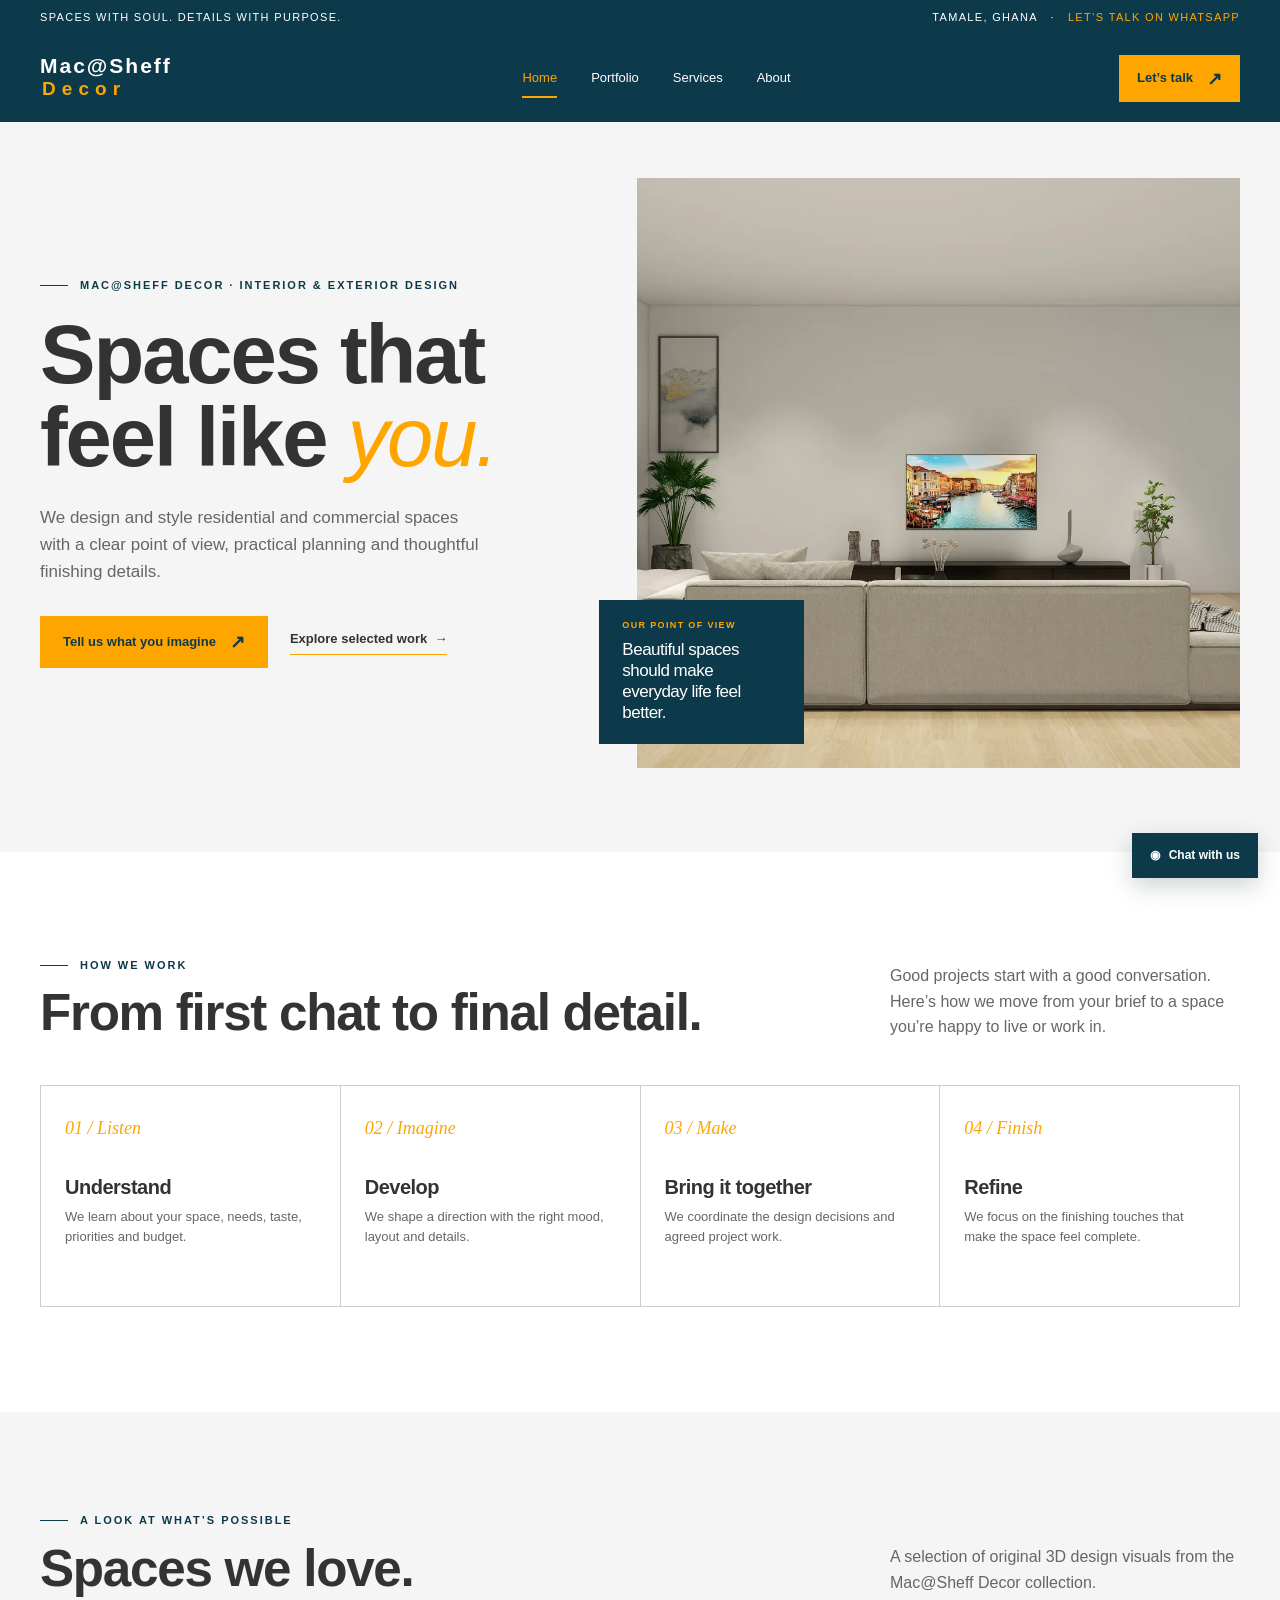
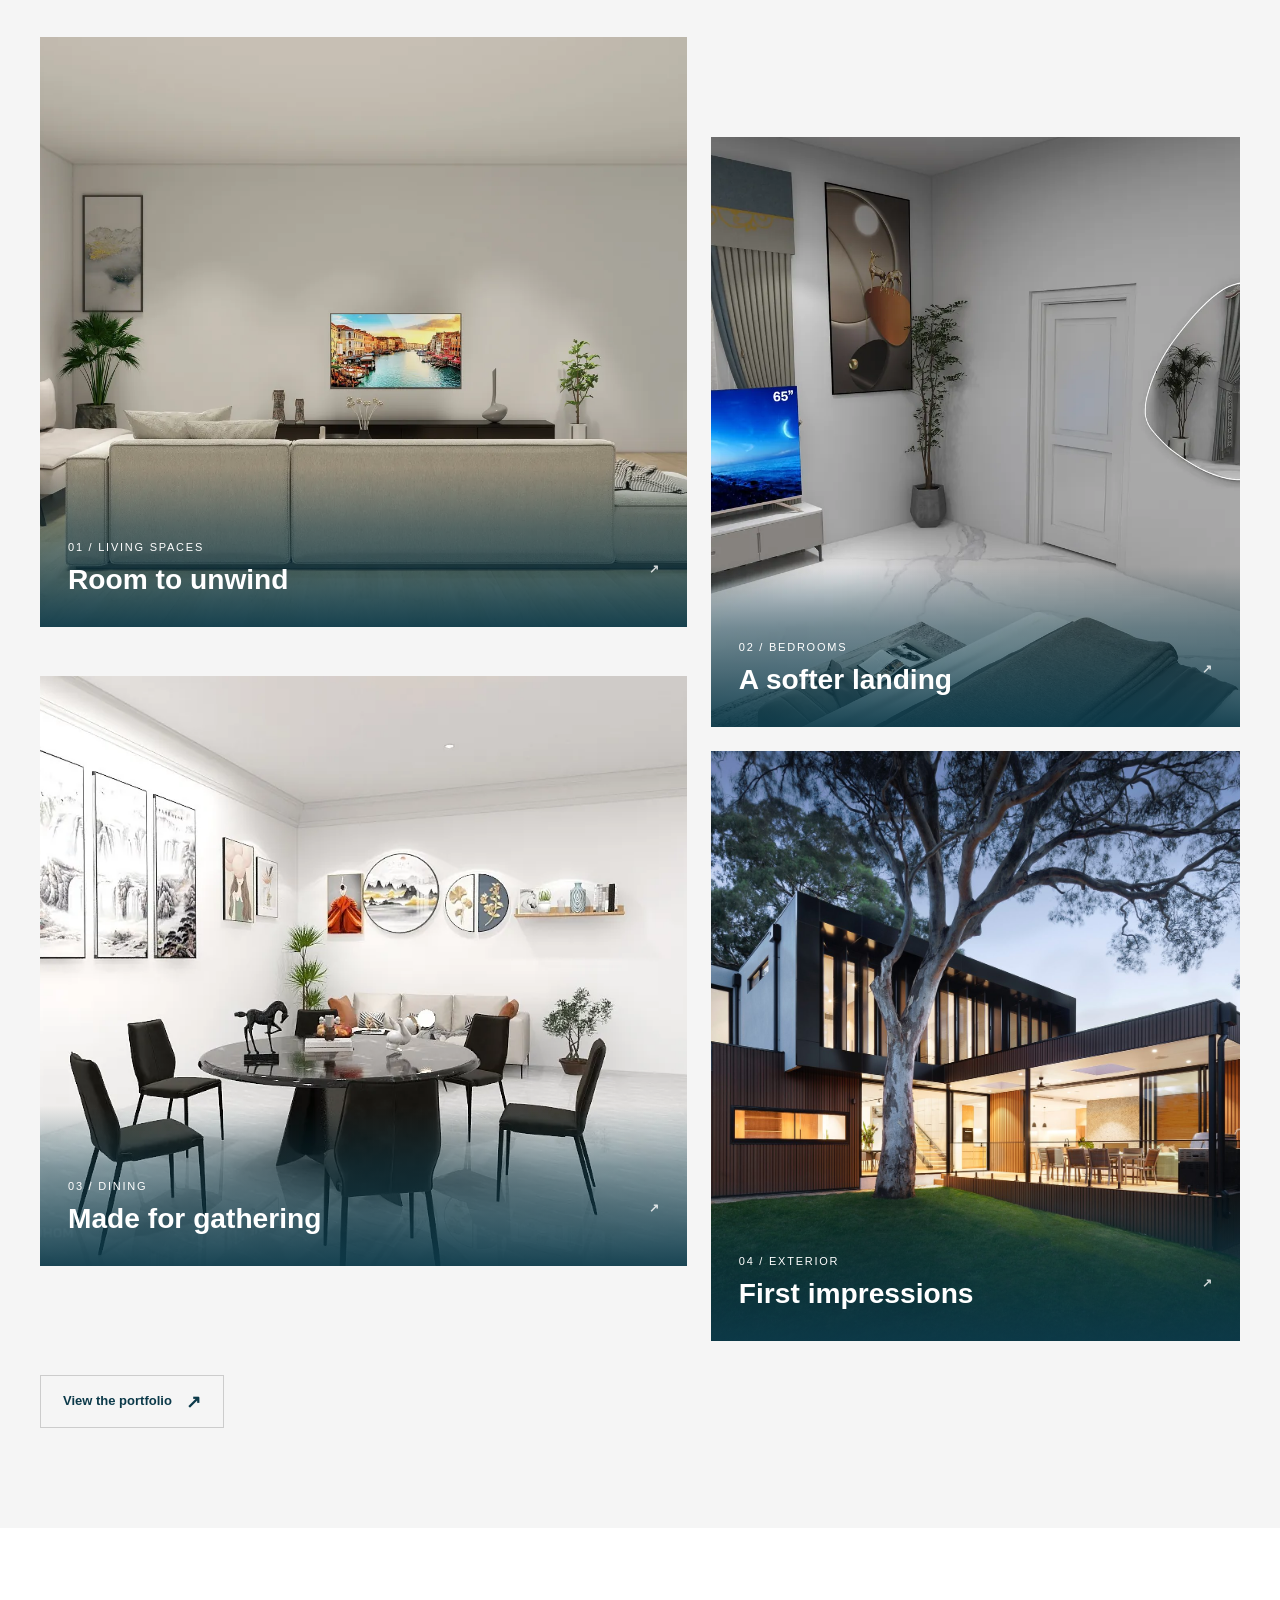
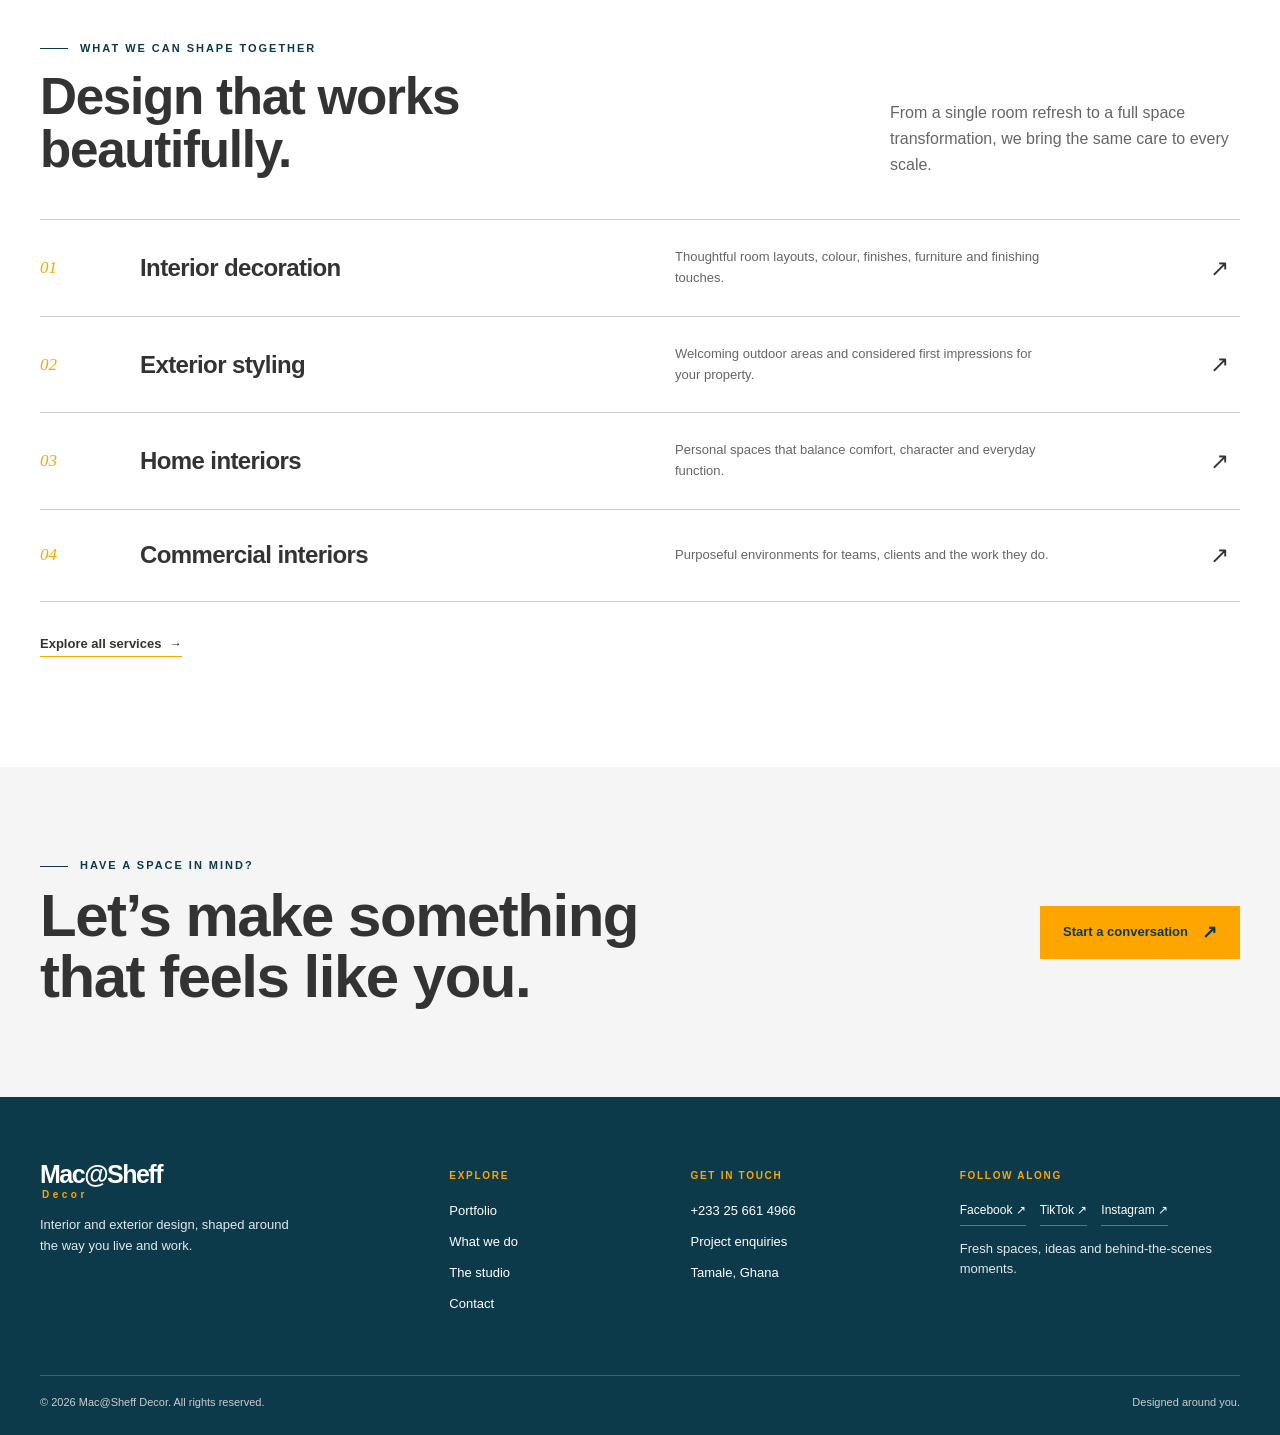
<file: index.html>
<!DOCTYPE html>

<html lang="en">
<head>
<meta charset="utf-8"/>
<meta content="width=device-width,initial-scale=1" name="viewport"/>
<meta content="#f4f7fc" name="theme-color"/>
<meta content="Mac@Sheff Decor creates thoughtful interior and exterior spaces in Ghana." name="description"/>
<title>Thoughtful spaces, made personal | Mac@Sheff Decor</title>
<link href="https://fonts.googleapis.com" rel="preconnect"/>
<link href="styles.css" rel="stylesheet"/>
</head>
<body>
<div class="topline">
<div class="wrap">
<span>Spaces with soul. Details with purpose.</span>
<span class="top-extra">Tamale, Ghana   ·   <a href="https://wa.me/233256614966">Let’s talk on WhatsApp</a></span>
</div>
</div>
<header><nav class="nav wrap"><a aria-label="Mac@Sheff Decor home" class="brand" href="index.html"><span class="brand-wordmark">Mac@Sheff <small>Decor</small></span></a><div class="navlinks"><a class="active" href="index.html">Home</a><a class="" href="portfolio.html">Portfolio</a><a class="" href="services.html">Services</a><a class="" href="about.html">About</a></div><div class="nav-right"><a class="btn" href="contact.html">Let’s talk <span class="arrow">↗</span></a><button aria-expanded="false" aria-label="Open navigation" class="menu-toggle">☰</button></div></nav></header><main>
<section class="hero"><div class="wrap hero-grid"><div class="hero-copy"><div class="eyebrow">Mac@Sheff Decor · Interior &amp; exterior design</div><h1 class="display">Spaces that feel like <em>you.</em></h1><p>We design and style residential and commercial spaces with a clear point of view, practical planning and thoughtful finishing details.</p><div class="hero-actions"><a class="btn" href="contact.html">Tell us what you imagine <span class="arrow">↗</span></a><a class="text-link" href="portfolio.html">Explore selected work  →</a></div></div><div class="hero-visual"><img alt="Warm contemporary living space" src="assets/portfolio/living-060-my-home-living-room-hall-1-20241107-035326.webp"/><div class="hero-note"><small>Our point of view</small>Beautiful spaces should make everyday life feel better.</div></div></div></section>

<section class="process"><div class="wrap"><div class="section-head"><div><div class="eyebrow">How we work</div><h2>From first chat to final detail.</h2></div><p>Good projects start with a good conversation. Here’s how we move from your brief to a space you’re happy to live or work in.</p></div><div class="process-grid">
<div class="process-card"><span class="step">01 / Listen</span><h3>Understand</h3><p>We learn about your space, needs, taste, priorities and budget.</p></div><div class="process-card"><span class="step">02 / Imagine</span><h3>Develop</h3><p>We shape a direction with the right mood, layout and details.</p></div><div class="process-card"><span class="step">03 / Make</span><h3>Bring it together</h3><p>We coordinate the design decisions and agreed project work.</p></div><div class="process-card"><span class="step">04 / Finish</span><h3>Refine</h3><p>We focus on the finishing touches that make the space feel complete.</p></div>
</div></div></section><section class="work-section"><div class="wrap"><div class="section-head"><div><div class="eyebrow">A look at what’s possible</div><h2>Spaces we love.</h2></div><p>A selection of original 3D design visuals from the Mac@Sheff Decor collection.</p></div><div class="work-grid">
<a class="project" href="portfolio.html"><img alt="Contemporary living room" src="assets/portfolio/living-060-my-home-living-room-hall-1-20241107-035326.webp"/><div class="project-info"><small>01 / Living spaces</small><h3>Room to unwind <span class="num">↗</span></h3></div></a>
<a class="project" href="portfolio.html"><img alt="Calm bedroom interior" src="assets/portfolio/bedroom-007-house-3-bedrooms-2-bedroom-20-20241014-020452.webp"/><div class="project-info"><small>02 / Bedrooms</small><h3>A softer landing <span class="num">↗</span></h3></div></a>
<a class="project" href="portfolio.html"><img alt="Contemporary dining area" src="assets/portfolio/dining-050-casual-contemporarydining-room-2-dining-room-20221130-.webp"/><div class="project-info"><small>03 / Dining</small><h3>Made for gathering <span class="num">↗</span></h3></div></a>
<a class="project" href="portfolio.html"><img alt="Exterior design from the Mac@Sheff Decor visual collection" src="asset/images/exterior-1.jpg"/><div class="project-info"><small>04 / Exterior</small><h3>First impressions <span class="num">↗</span></h3></div></a>
</div><div style="margin-top:34px"><a class="btn outline" href="portfolio.html">View the portfolio <span class="arrow">↗</span></a></div></div></section>
<section class="services-band"><div class="wrap"><div class="section-head"><div><div class="eyebrow">What we can shape together</div><h2>Design that works<br/>beautifully.</h2></div><p>From a single room refresh to a full space transformation, we bring the same care to every scale.</p></div><div class="service-list">
<a class="service-row" href="services.html"><span class="n">01</span><h3>Interior decoration</h3><p>Thoughtful room layouts, colour, finishes, furniture and finishing touches.</p><span class="go">↗</span></a>
<a class="service-row" href="services.html"><span class="n">02</span><h3>Exterior styling</h3><p>Welcoming outdoor areas and considered first impressions for your property.</p><span class="go">↗</span></a>
<a class="service-row" href="services.html"><span class="n">03</span><h3>Home interiors</h3><p>Personal spaces that balance comfort, character and everyday function.</p><span class="go">↗</span></a>
<a class="service-row" href="services.html"><span class="n">04</span><h3>Commercial interiors</h3><p>Purposeful environments for teams, clients and the work they do.</p><span class="go">↗</span></a>
</div><div style="margin-top:28px"><a class="text-link" href="services.html">Explore all services  →</a></div></div></section>

<section class="cta"><div class="wrap cta-grid"><div><div class="eyebrow">Have a space in mind?</div><h2>Let’s make something that feels like you.</h2></div><a class="btn" href="contact.html">Start a conversation <span class="arrow">↗</span></a></div></section>
</main>
<footer>
<div class="wrap">
<div class="footer-grid">
<div><span class="footer-wordmark">Mac@Sheff <small>Decor</small></span><p>Interior and exterior design, shaped around the way you live and work.</p></div><div><h4>Explore</h4><ul><li><a href="portfolio.html">Portfolio</a></li><li><a href="services.html">What we do</a></li><li><a href="about.html">The studio</a></li><li><a href="contact.html">Contact</a></li></ul></div><div><h4>Get in touch</h4><ul><li><a href="https://wa.me/233256614966">+233 25 661 4966</a></li><li><a href="contact.html">Project enquiries</a></li><li>Tamale, Ghana</li></ul></div><div><h4>Follow along</h4><div class="socials"><a href="https://www.facebook.com/share/1cbdsRcEgE/?mibextid=wwXIfr" rel="noopener" target="_blank">Facebook ↗</a><a href="https://www.tiktok.com/@macsheffdecor" rel="noopener" target="_blank">TikTok ↗</a><a href="https://www.instagram.com/mac_sheff_decor/" rel="noopener" target="_blank">Instagram ↗</a></div><p>Fresh spaces, ideas and behind-the-scenes moments.</p></div></div><div class="copyright"><span>© <span data-year=""></span> Mac@Sheff Decor. All rights reserved.</span><span>Designed around you.</span></div></div></footer><a aria-label="Chat with Mac@Sheff Decor on WhatsApp" class="whatsapp-float" href="https://wa.me/233256614966?text=Hello%20Mac%40Sheff%20Decor%2C%20I%27d%20like%20to%20make%20an%20enquiry." rel="noopener" target="_blank">◉ <span>Chat with us</span></a>
<script src="script.js"></script>
</body>
</html>
</file>
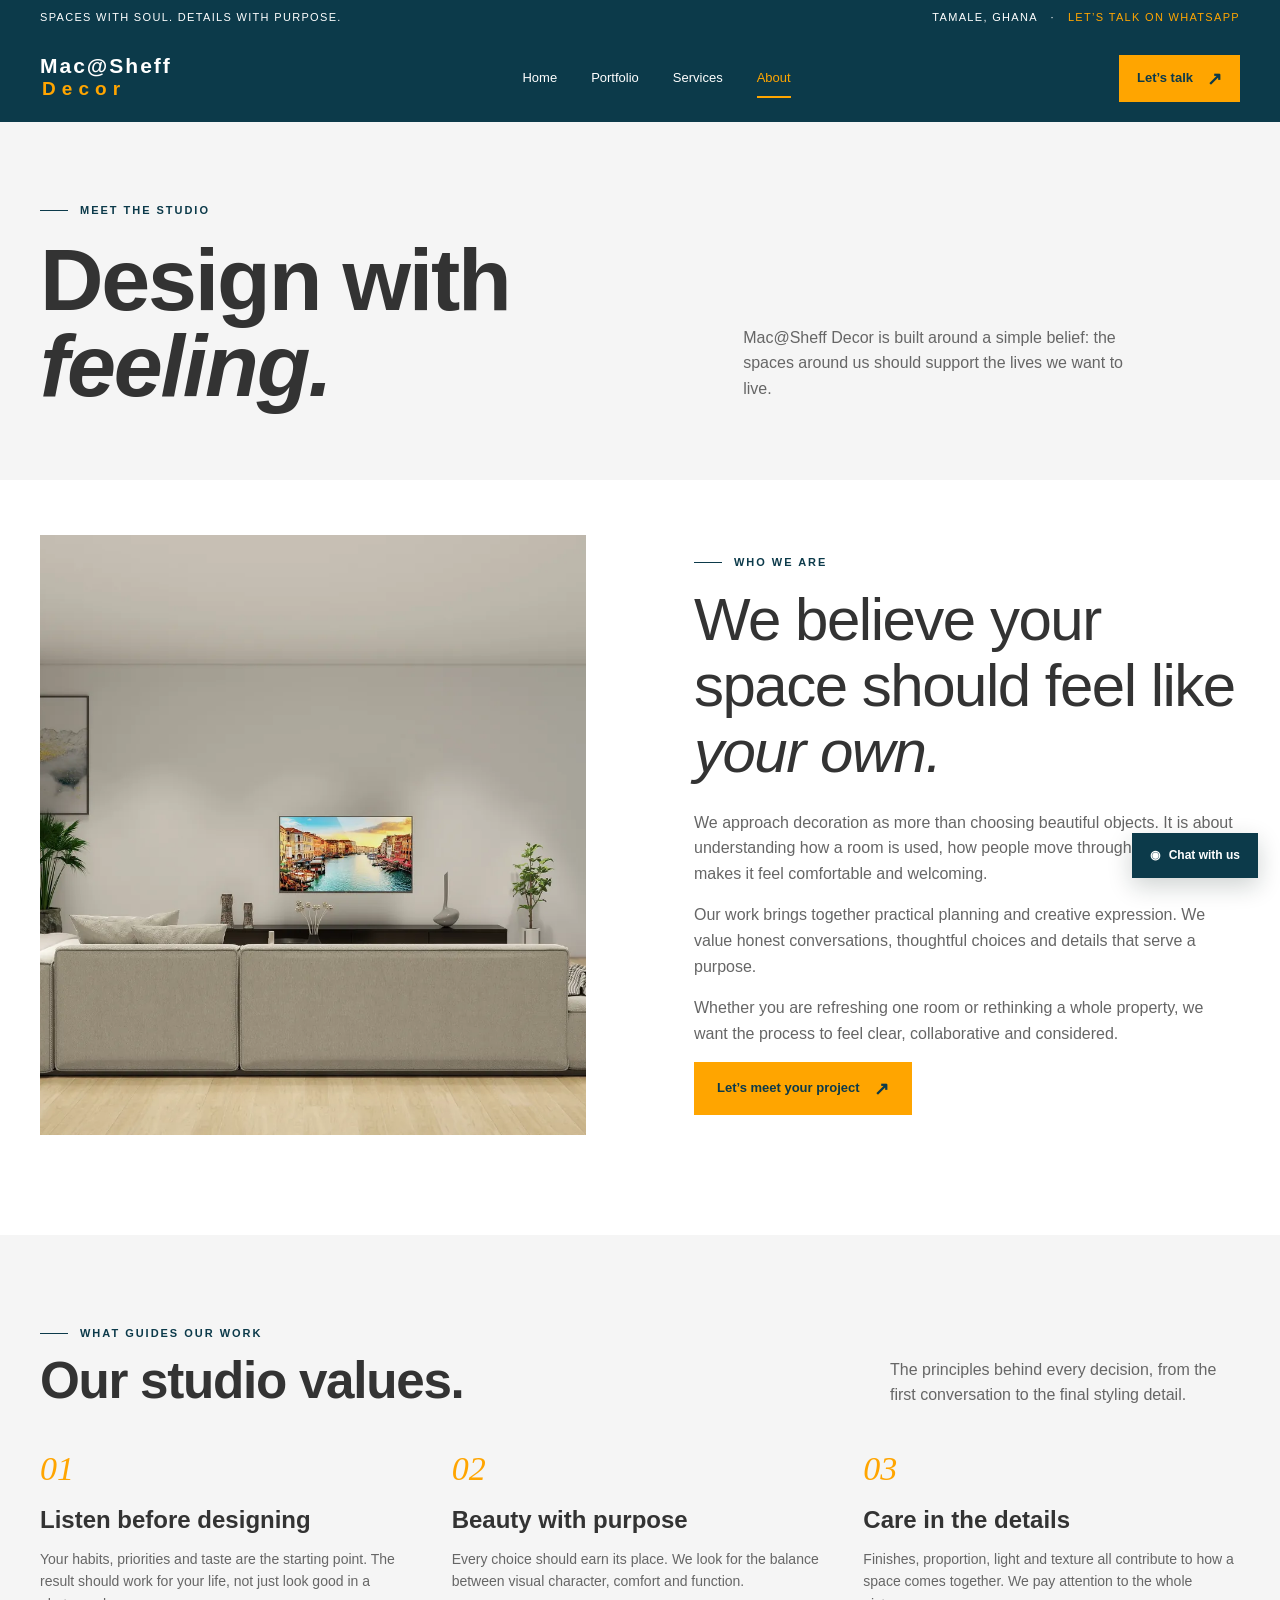
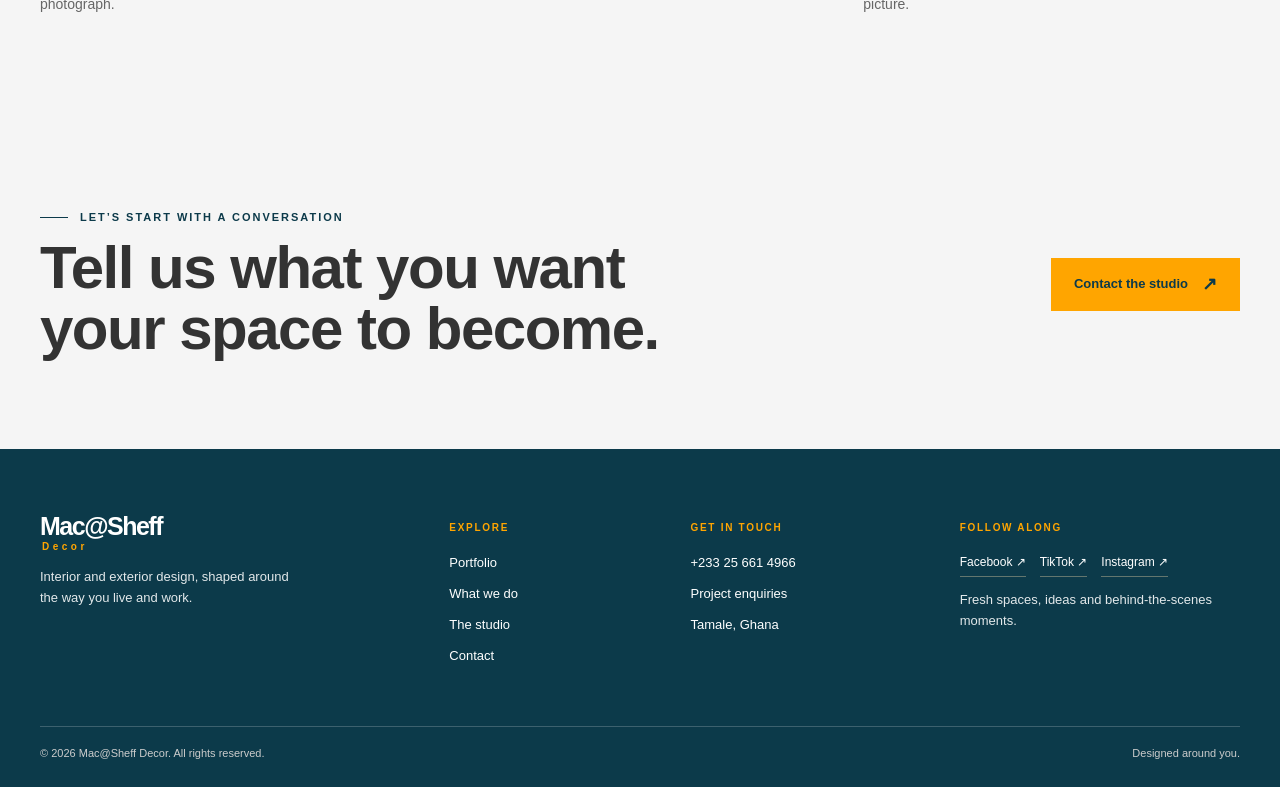
<file: about.html>
<!DOCTYPE html>
<html lang="en"><head><meta charset="utf-8"/><meta content="width=device-width,initial-scale=1" name="viewport"/><meta content="#f4f7fc" name="theme-color"/><meta content="Mac@Sheff Decor creates thoughtful interior and exterior spaces in Ghana." name="description"/><title>About the studio | Mac@Sheff Decor</title><link href="https://fonts.googleapis.com" rel="preconnect"/><link href="styles.css" rel="stylesheet"/></head><body><div class="topline"><div class="wrap"><span>Spaces with soul. Details with purpose.</span><span class="top-extra">Tamale, Ghana   ·   <a href="https://wa.me/233256614966">Let’s talk on WhatsApp</a></span></div></div>
<header><nav class="nav wrap"><a aria-label="Mac@Sheff Decor home" class="brand" href="index.html"><span class="brand-wordmark">Mac@Sheff <small>Decor</small></span></a><div class="navlinks"><a class="" href="index.html">Home</a><a class="" href="portfolio.html">Portfolio</a><a class="" href="services.html">Services</a><a class="active" href="about.html">About</a></div><div class="nav-right"><a class="btn" href="contact.html">Let’s talk <span class="arrow">↗</span></a><button aria-expanded="false" aria-label="Open navigation" class="menu-toggle">☰</button></div></nav></header><main>
<section class="page-hero"><div class="wrap page-hero-grid"><div><div class="eyebrow">Meet the studio</div><h1>Design with<br/><em>feeling.</em></h1></div><p>Mac@Sheff Decor is built around a simple belief: the spaces around us should support the lives we want to live.</p></div></section>
<section class="about-intro"><div class="wrap about-grid"><img alt="Warm, welcoming interior" src="assets/portfolio/living-060-my-home-living-room-hall-1-20241107-035326.webp"/><div><div class="eyebrow">Who we are</div><h2>We believe your space should feel like <em>your own.</em></h2><p>We approach decoration as more than choosing beautiful objects. It is about understanding how a room is used, how people move through it and what makes it feel comfortable and welcoming.</p><p>Our work brings together practical planning and creative expression. We value honest conversations, thoughtful choices and details that serve a purpose.</p><p>Whether you are refreshing one room or rethinking a whole property, we want the process to feel clear, collaborative and considered.</p><a class="btn" href="contact.html">Let’s meet your project <span class="arrow">↗</span></a></div></div></section>
<section class="values"><div class="wrap"><div class="section-head"><div><div class="eyebrow">What guides our work</div><h2>Our studio values.</h2></div><p>The principles behind every decision, from the first conversation to the final styling detail.</p></div><div class="values-grid"><article class="value"><div class="symbol">01</div><h3>Listen before designing</h3><p>Your habits, priorities and taste are the starting point. The result should work for your life, not just look good in a photograph.</p></article><article class="value"><div class="symbol">02</div><h3>Beauty with purpose</h3><p>Every choice should earn its place. We look for the balance between visual character, comfort and function.</p></article><article class="value"><div class="symbol">03</div><h3>Care in the details</h3><p>Finishes, proportion, light and texture all contribute to how a space comes together. We pay attention to the whole picture.</p></article></div></div></section>

<section class="cta"><div class="wrap cta-grid"><div><div class="eyebrow">Let’s start with a conversation</div><h2>Tell us what you want your space to become.</h2></div><a class="btn" href="contact.html">Contact the studio <span class="arrow">↗</span></a></div></section>
</main><footer><div class="wrap"><div class="footer-grid"><div><span class="footer-wordmark">Mac@Sheff <small>Decor</small></span><p>Interior and exterior design, shaped around the way you live and work.</p></div><div><h4>Explore</h4><ul><li><a href="portfolio.html">Portfolio</a></li><li><a href="services.html">What we do</a></li><li><a href="about.html">The studio</a></li><li><a href="contact.html">Contact</a></li></ul></div><div><h4>Get in touch</h4><ul><li><a href="https://wa.me/233256614966">+233 25 661 4966</a></li><li><a href="contact.html">Project enquiries</a></li><li>Tamale, Ghana</li></ul></div><div><h4>Follow along</h4><div class="socials"><a href="https://www.facebook.com/share/1cbdsRcEgE/?mibextid=wwXIfr" rel="noopener" target="_blank">Facebook ↗</a><a href="https://www.tiktok.com/@macsheffdecor" rel="noopener" target="_blank">TikTok ↗</a><a href="https://www.instagram.com/mac_sheff_decor/" rel="noopener" target="_blank">Instagram ↗</a></div><p>Fresh spaces, ideas and behind-the-scenes moments.</p></div></div><div class="copyright"><span>© <span data-year=""></span> Mac@Sheff Decor. All rights reserved.</span><span>Designed around you.</span></div></div></footer><a aria-label="Chat with Mac@Sheff Decor on WhatsApp" class="whatsapp-float" href="https://wa.me/233256614966?text=Hello%20Mac%40Sheff%20Decor%2C%20I%27d%20like%20to%20make%20an%20enquiry." rel="noopener" target="_blank">◉ <span>Chat with us</span></a><script src="script.js"></script></body></html>
</file>
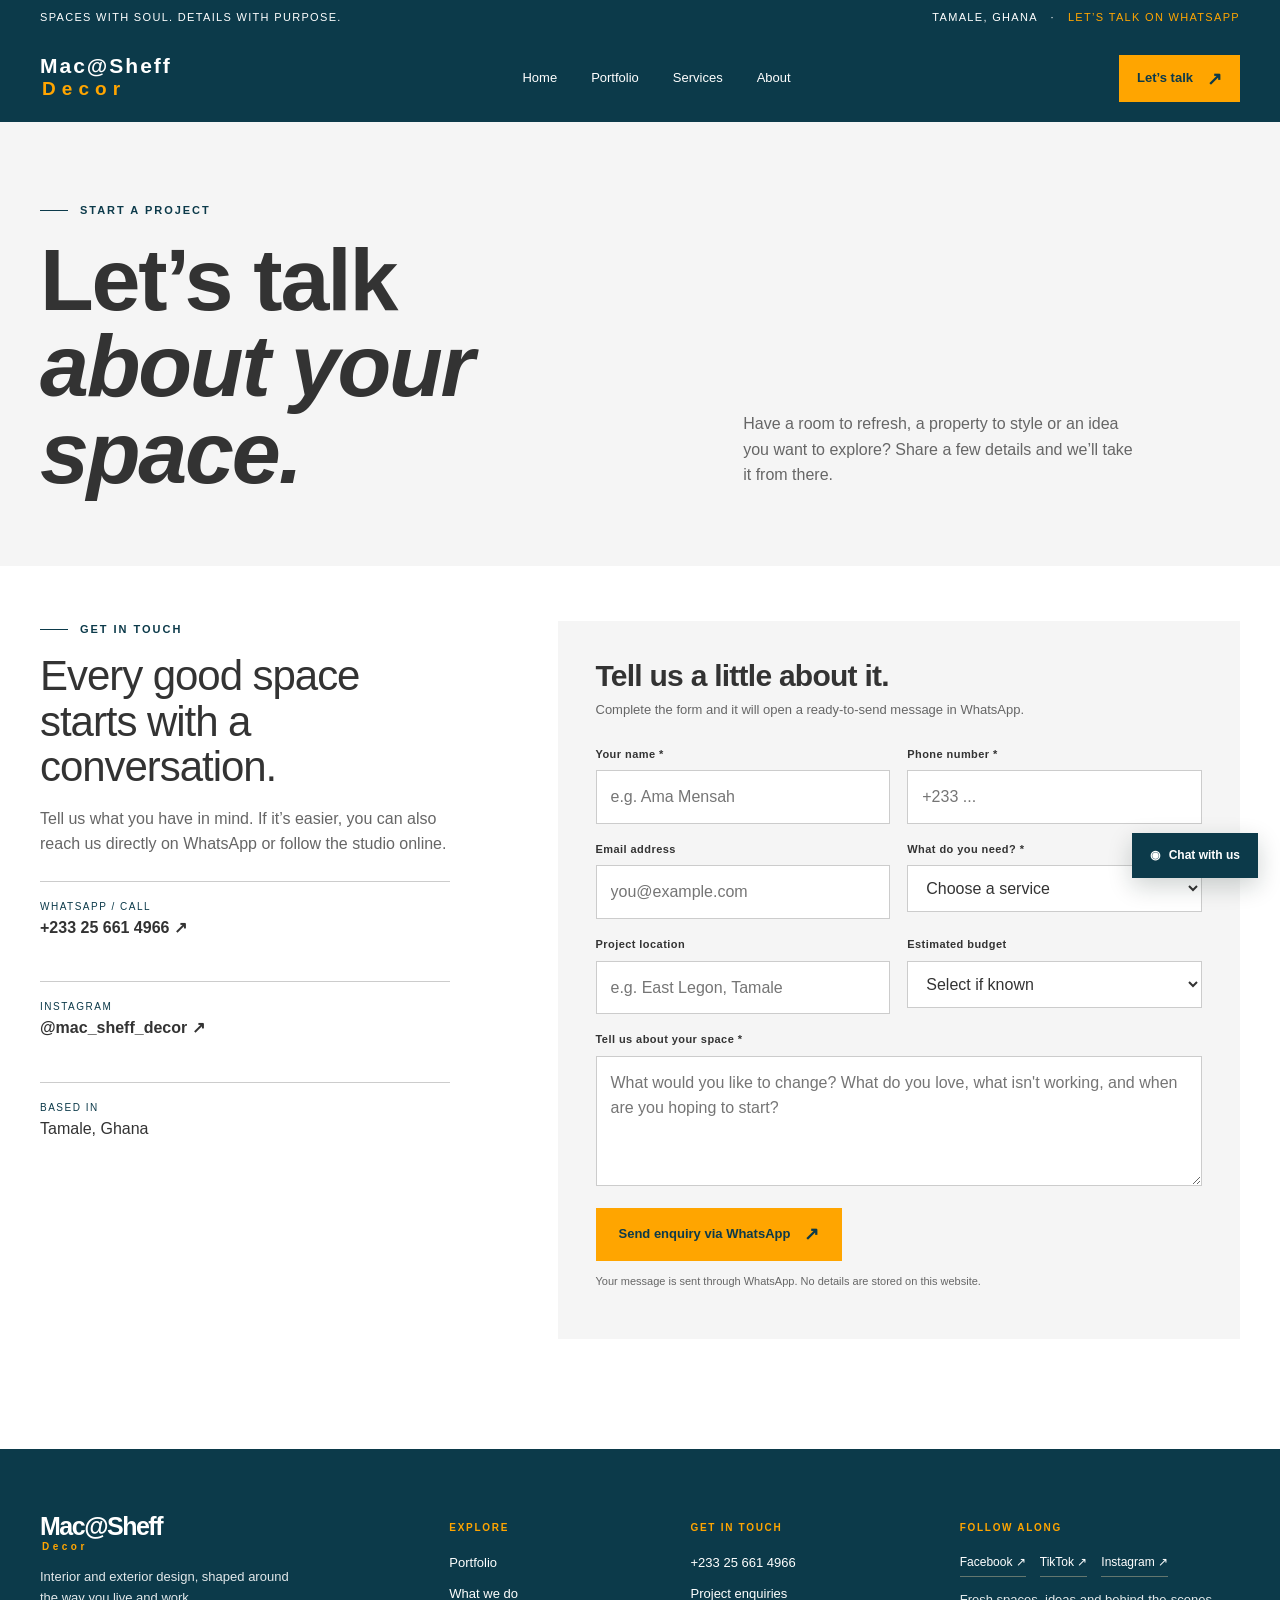
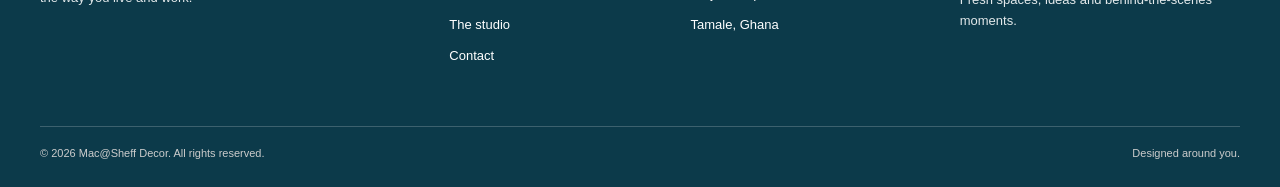
<file: contact.html>
<!doctype html><html lang="en"><head><meta charset="utf-8"><meta name="viewport" content="width=device-width,initial-scale=1"><meta name="theme-color" content="#f4f7fc"><meta name="description" content="Mac@Sheff Decor creates thoughtful interior and exterior spaces in Ghana."><title>Start a project | Mac@Sheff Decor</title><link rel="preconnect" href="https://fonts.googleapis.com"><link rel="stylesheet" href="styles.css"></head><body><div class="topline"><div class="wrap"><span>Spaces with soul. Details with purpose.</span><span class="top-extra">Tamale, Ghana&nbsp;&nbsp; · &nbsp;&nbsp;<a href="https://wa.me/233256614966">Let’s talk on WhatsApp</a></span></div></div>
<header><nav class="nav wrap"><a class="brand" href="index.html" aria-label="Mac@Sheff Decor home"><span class="brand-wordmark">Mac@Sheff <small>Decor</small></span></a><div class="navlinks"><a href="index.html" class="">Home</a><a href="portfolio.html" class="">Portfolio</a><a href="services.html" class="">Services</a><a href="about.html" class="">About</a></div><div class="nav-right"><a class="btn" href="contact.html">Let’s talk <span class="arrow">↗</span></a><button class="menu-toggle" aria-label="Open navigation" aria-expanded="false">☰</button></div></nav></header><main>
<section class="page-hero"><div class="wrap page-hero-grid"><div><div class="eyebrow">Start a project</div><h1>Let’s talk<br><em>about your space.</em></h1></div><p>Have a room to refresh, a property to style or an idea you want to explore? Share a few details and we’ll take it from there.</p></div></section>
<section class="contact-layout"><div class="wrap contact-grid"><div class="contact-copy"><div class="eyebrow">Get in touch</div><h2>Every good space starts with a conversation.</h2><p>Tell us what you have in mind. If it’s easier, you can also reach us directly on WhatsApp or follow the studio online.</p><div class="contact-method"><small>WhatsApp / Call</small><a href="https://wa.me/233256614966">+233 25 661 4966 ↗</a></div><div class="contact-method"><small>Instagram</small><a href="https://www.instagram.com/mac_sheff_decor/" target="_blank" rel="noopener">@mac_sheff_decor ↗</a></div><div class="contact-method"><small>Based in</small><span>Tamale, Ghana</span></div></div>
<div class="form-panel"><h2>Tell us a little about it.</h2><p>Complete the form and it will open a ready-to-send message in WhatsApp.</p><form data-whatsapp-form><div class="form-grid"><div class="field"><label for="name">Your name *</label><input id="name" name="Name" autocomplete="name" required placeholder="e.g. Ama Mensah"></div><div class="field"><label for="phone">Phone number *</label><input id="phone" name="Phone" type="tel" autocomplete="tel" required placeholder="+233 ..."></div><div class="field"><label for="email">Email address</label><input id="email" name="Email" type="email" autocomplete="email" placeholder="you@example.com"></div><div class="field"><label for="type">What do you need? *</label><select id="type" name="Project type" required><option value="">Choose a service</option><option>Interior decoration</option><option>Exterior styling</option><option>Residential project</option><option>Commercial / workspace</option><option>Furniture and finishing</option><option>Space refresh / renovation direction</option><option>Not sure yet</option></select></div><div class="field"><label for="location">Project location</label><input id="location" name="Project location" placeholder="e.g. East Legon, Tamale"></div><div class="field"><label for="budget">Estimated budget</label><select id="budget" name="Estimated budget"><option value="">Select if known</option><option>Under GH₵5,000</option><option>GH₵5,000 – GH₵15,000</option><option>GH₵15,000 – GH₵30,000</option><option>GH₵30,000 – GH₵60,000</option><option>Above GH₵60,000</option><option>To be discussed</option></select></div><div class="field full"><label for="message">Tell us about your space *</label><textarea id="message" name="Project details" required placeholder="What would you like to change? What do you love, what isn't working, and when are you hoping to start?"></textarea></div></div><button class="btn form-submit" type="submit">Send enquiry via WhatsApp <span class="arrow">↗</span></button><p class="form-note">Your message is sent through WhatsApp. No details are stored on this website.</p></form></div></div></section>
</main><footer><div class="wrap"><div class="footer-grid"><div><span class="footer-wordmark">Mac@Sheff <small>Decor</small></span><p>Interior and exterior design, shaped around the way you live and work.</p></div><div><h4>Explore</h4><ul><li><a href="portfolio.html">Portfolio</a></li><li><a href="services.html">What we do</a></li><li><a href="about.html">The studio</a></li><li><a href="contact.html">Contact</a></li></ul></div><div><h4>Get in touch</h4><ul><li><a href="https://wa.me/233256614966">+233 25 661 4966</a></li><li><a href="contact.html">Project enquiries</a></li><li>Tamale, Ghana</li></ul></div><div><h4>Follow along</h4><div class="socials"><a href="https://www.facebook.com/share/1cbdsRcEgE/?mibextid=wwXIfr" target="_blank" rel="noopener">Facebook ↗</a><a href="https://www.tiktok.com/@macsheffdecor" target="_blank" rel="noopener">TikTok ↗</a><a href="https://www.instagram.com/mac_sheff_decor/" target="_blank" rel="noopener">Instagram ↗</a></div><p>Fresh spaces, ideas and behind-the-scenes moments.</p></div></div><div class="copyright"><span>© <span data-year></span> Mac@Sheff Decor. All rights reserved.</span><span>Designed around you.</span></div></div></footer><a class="whatsapp-float" href="https://wa.me/233256614966?text=Hello%20Mac%40Sheff%20Decor%2C%20I%27d%20like%20to%20make%20an%20enquiry." target="_blank" rel="noopener" aria-label="Chat with Mac@Sheff Decor on WhatsApp">◉ <span>Chat with us</span></a><script src="script.js"></script></body></html>
</file>
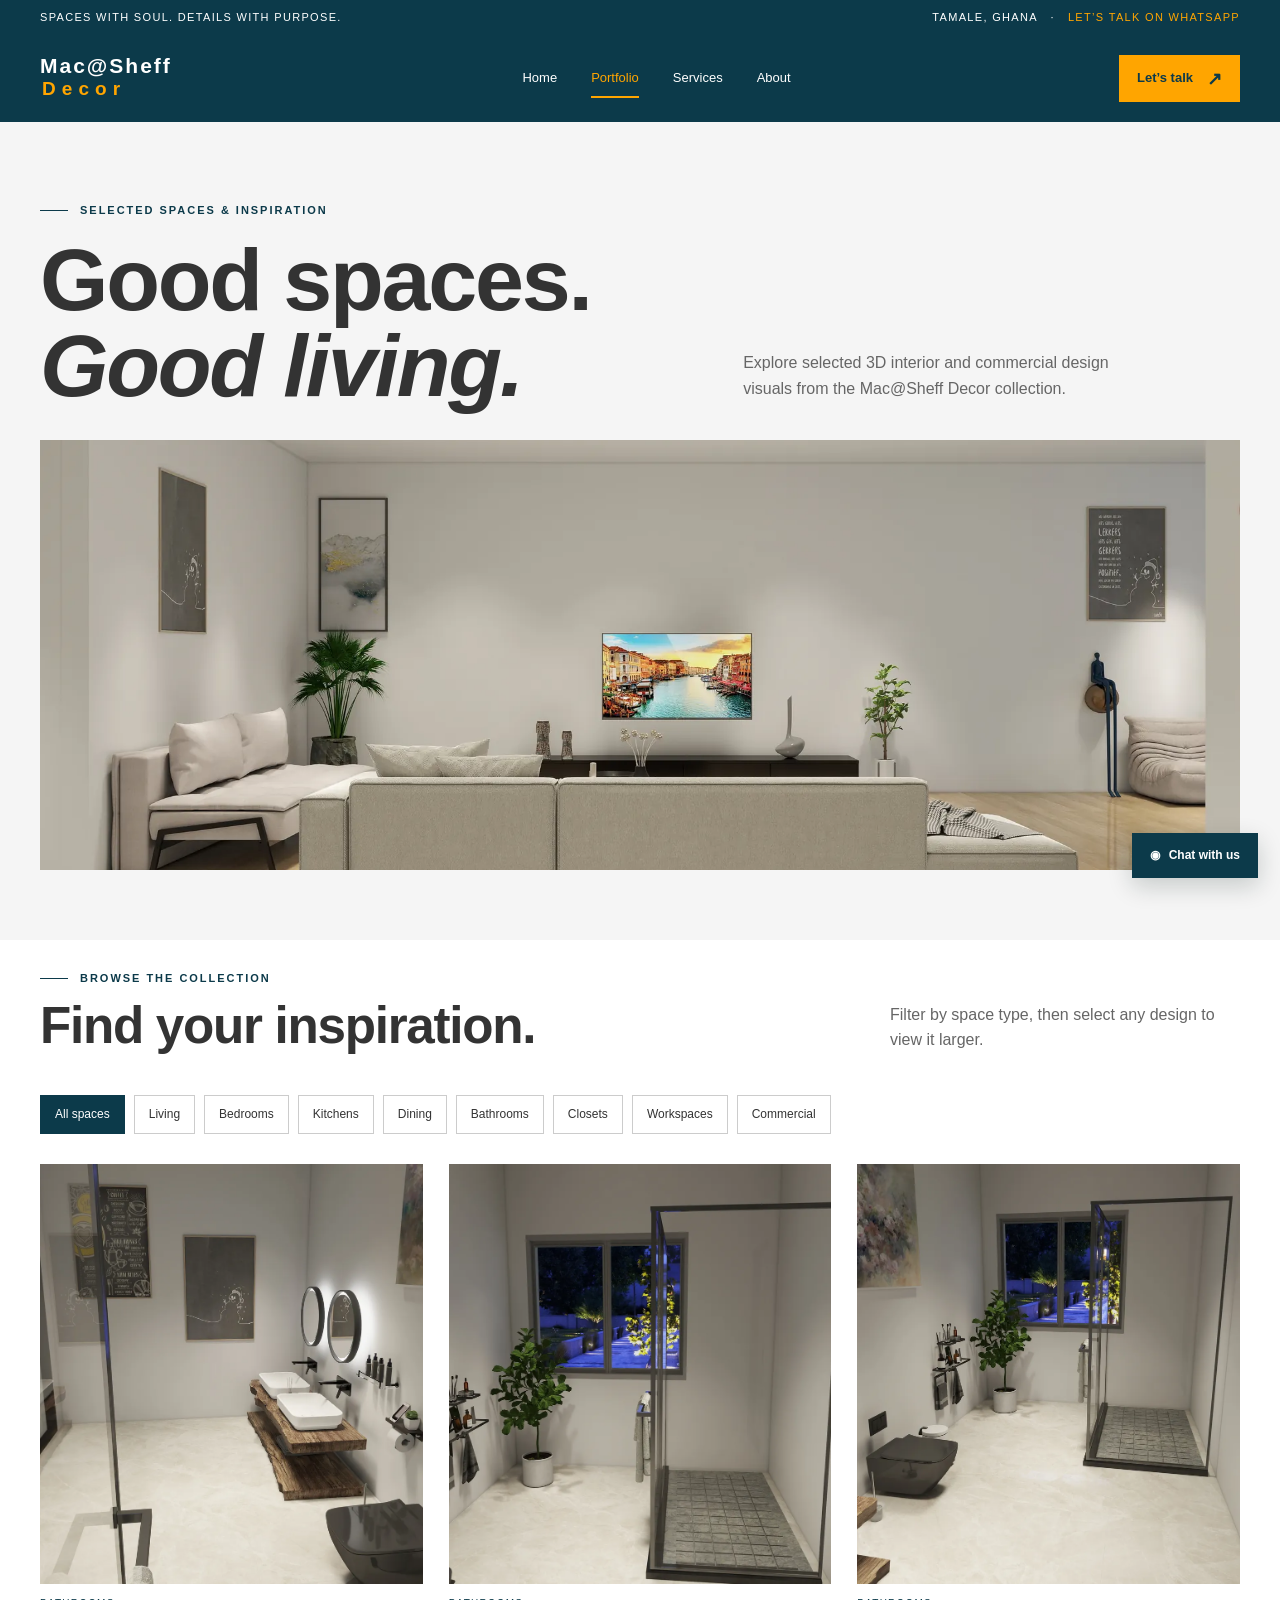
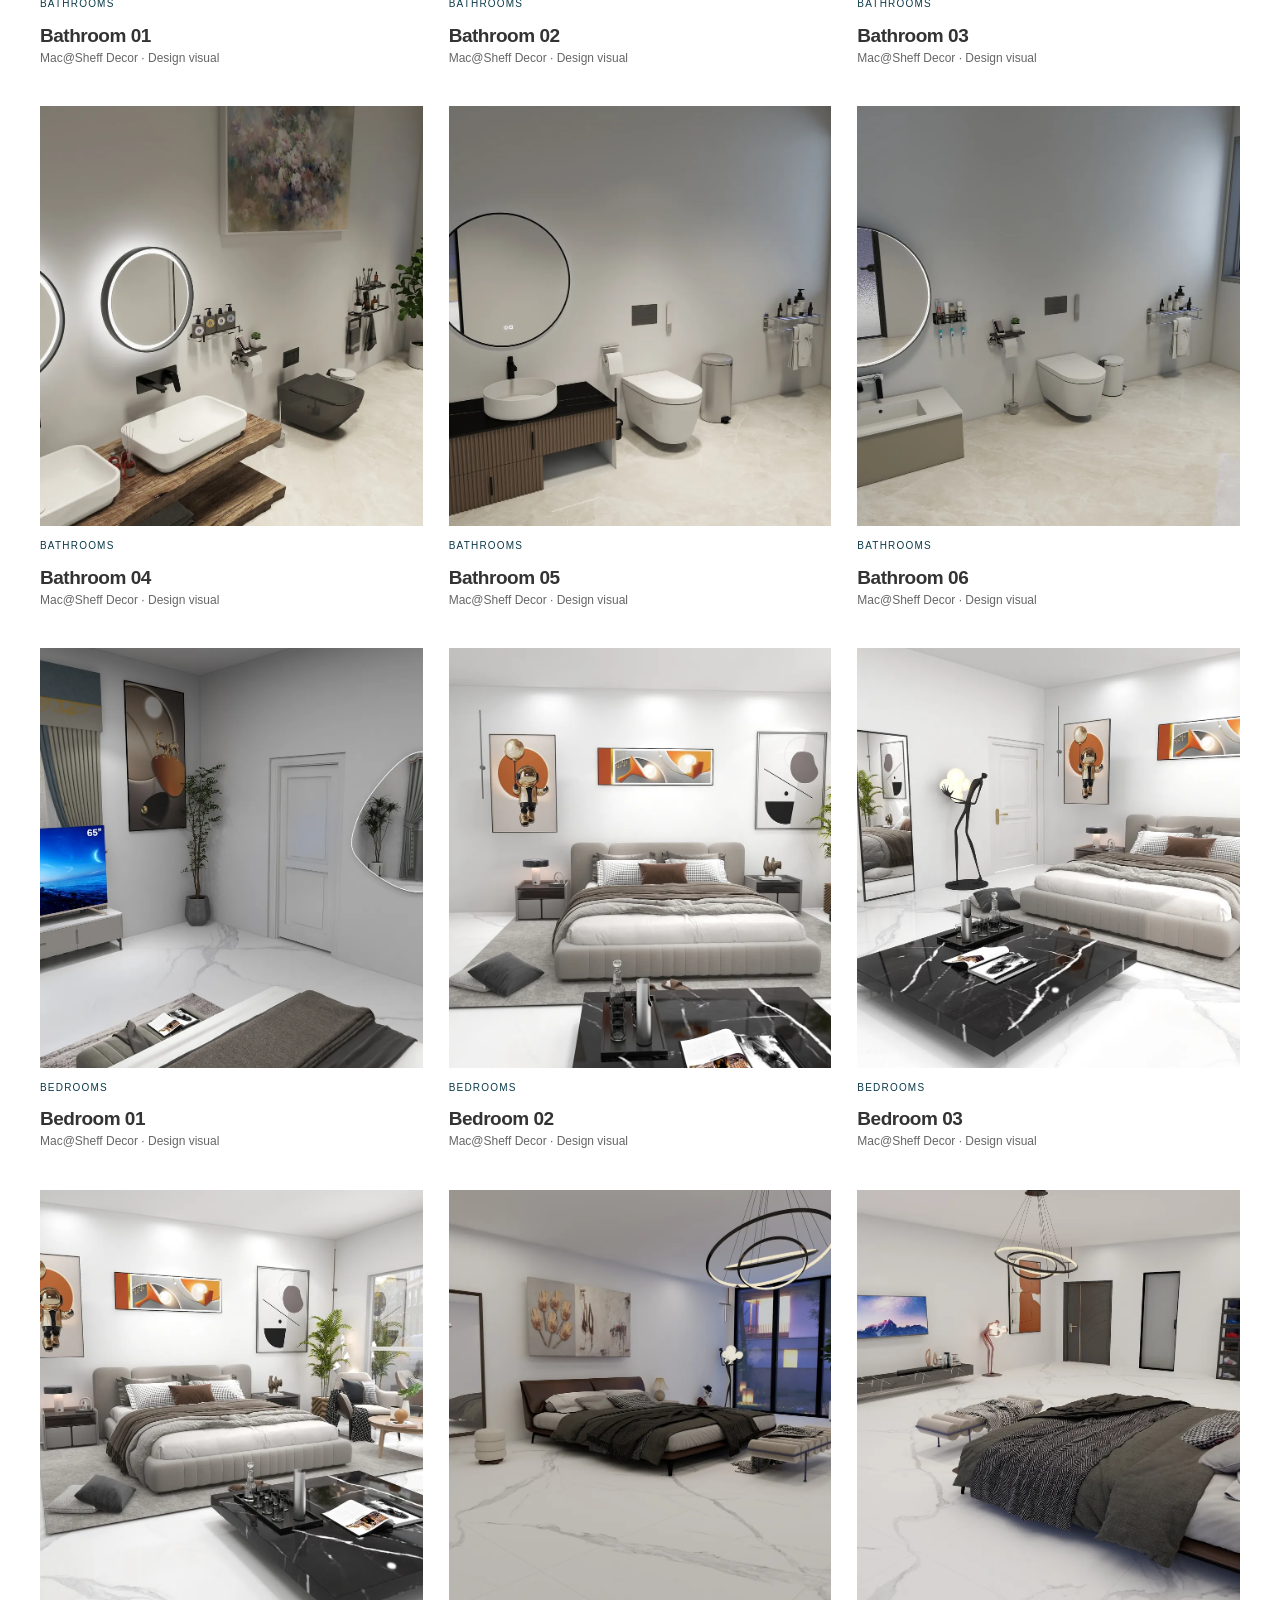
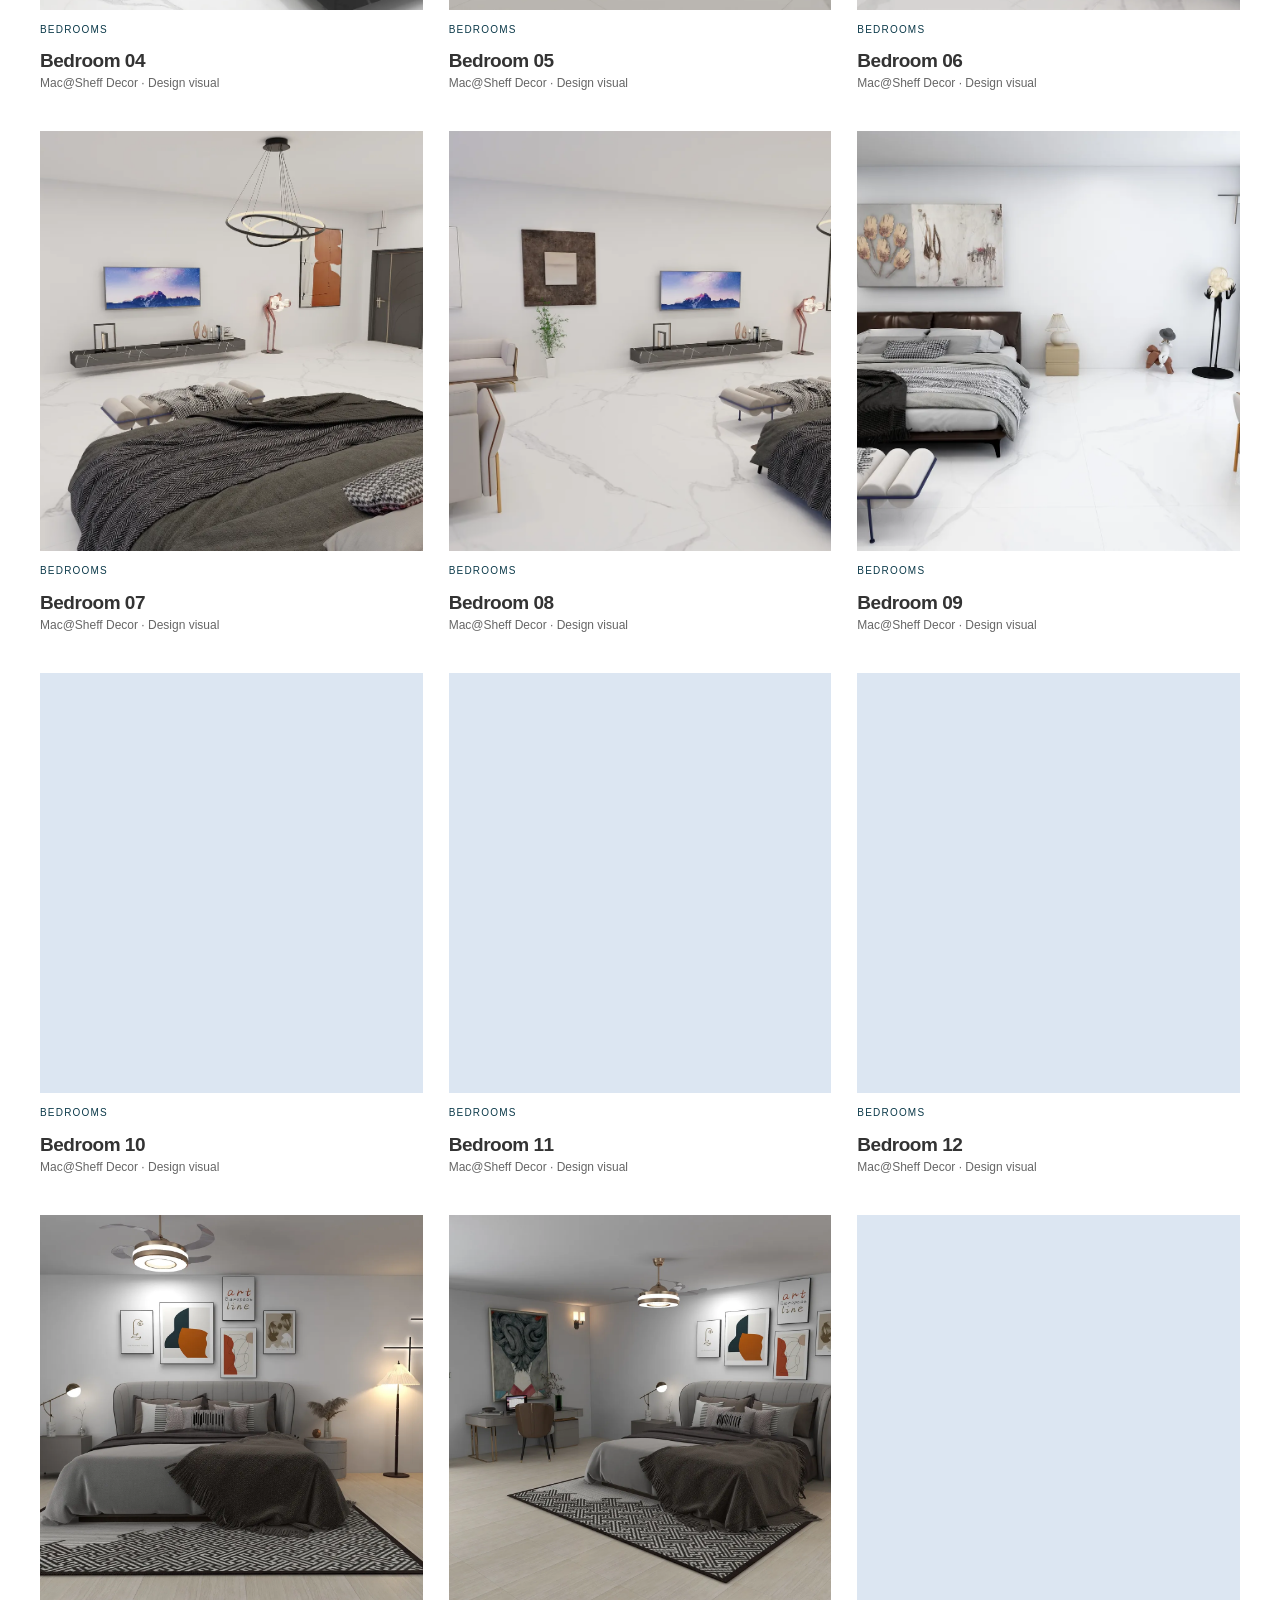
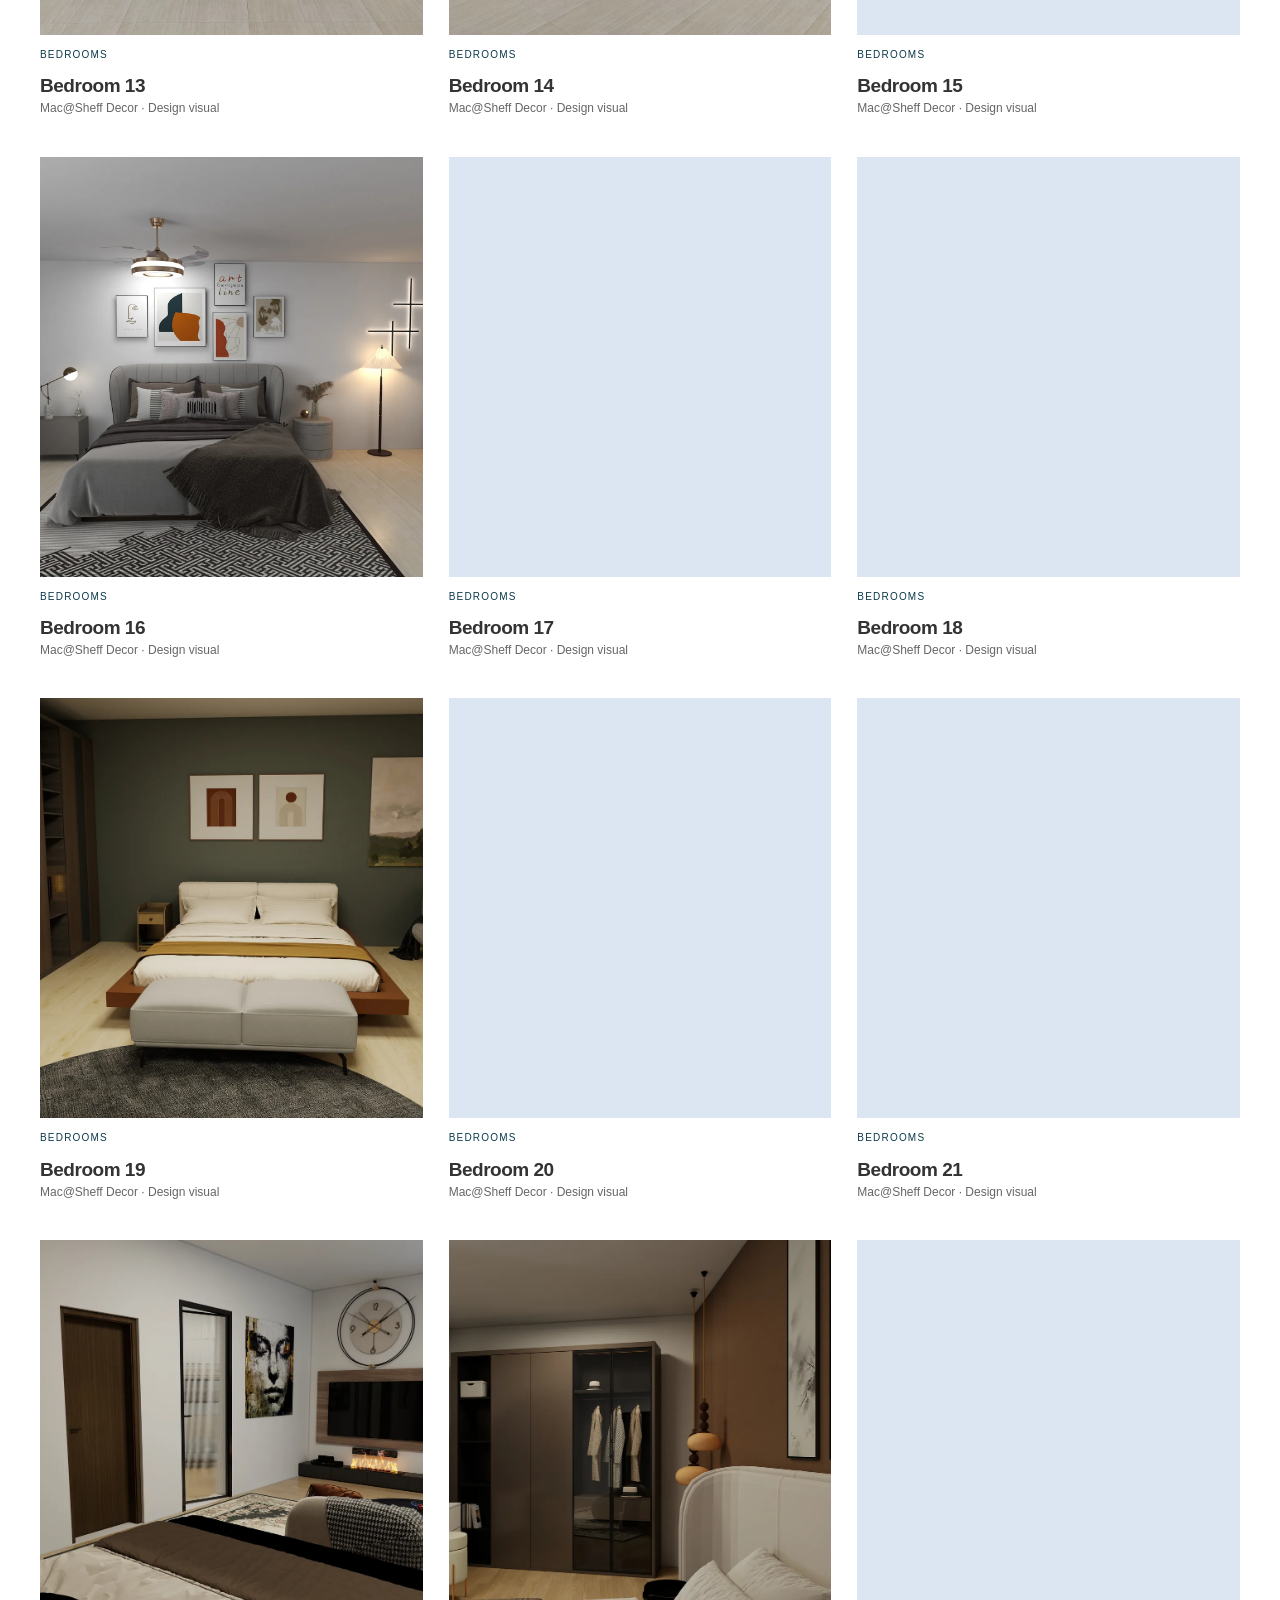
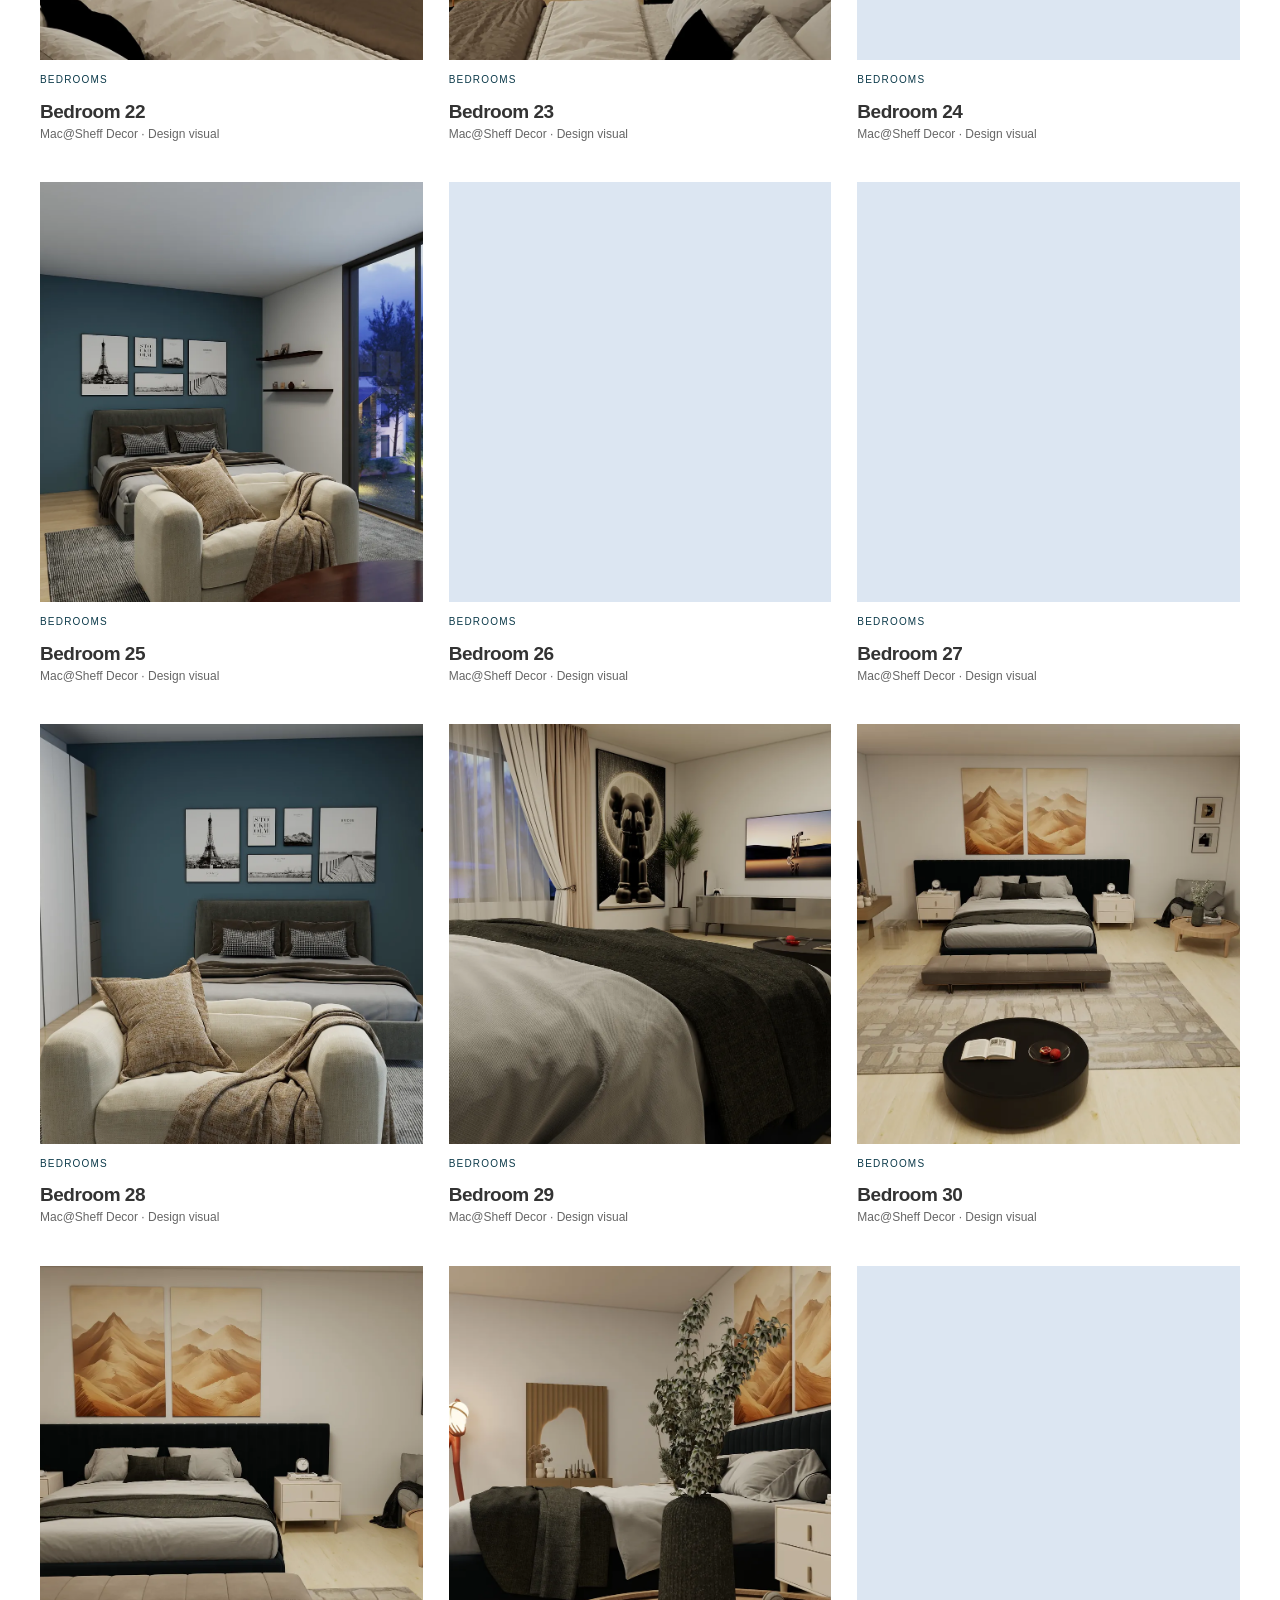
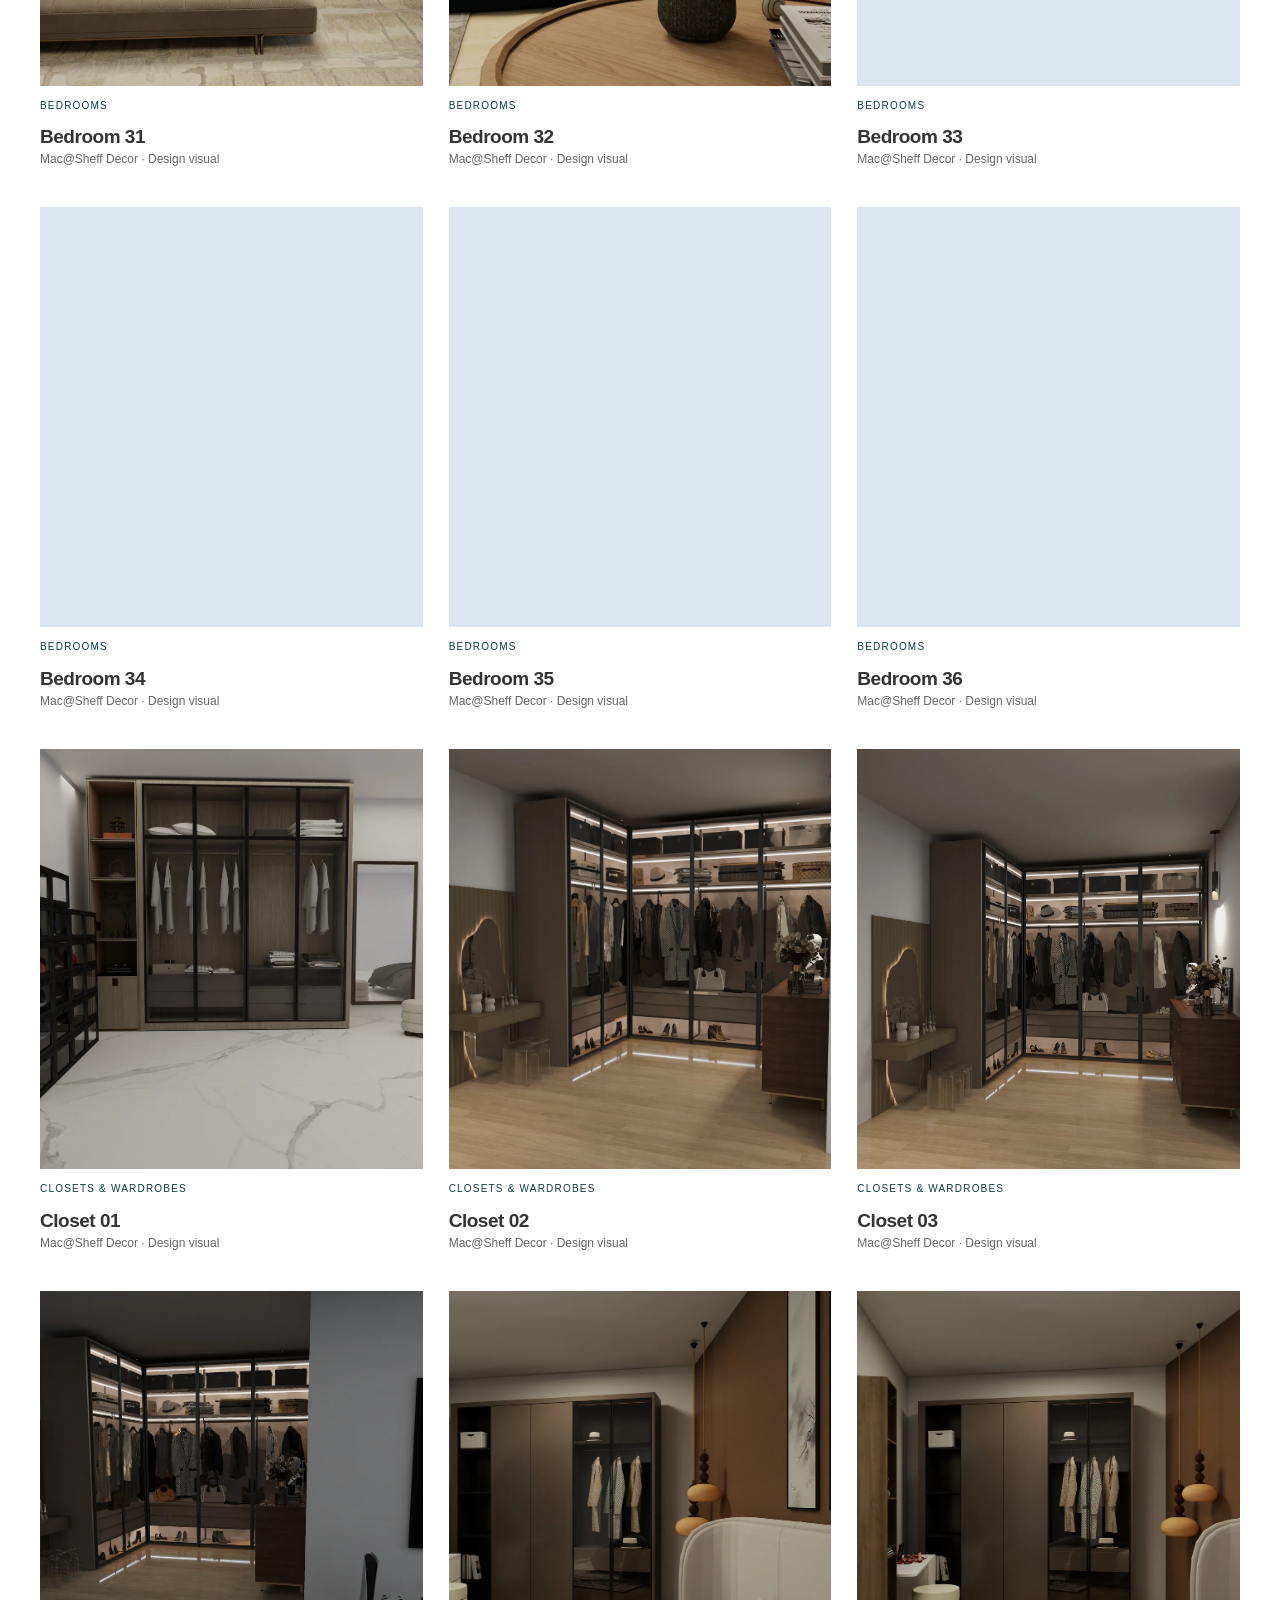
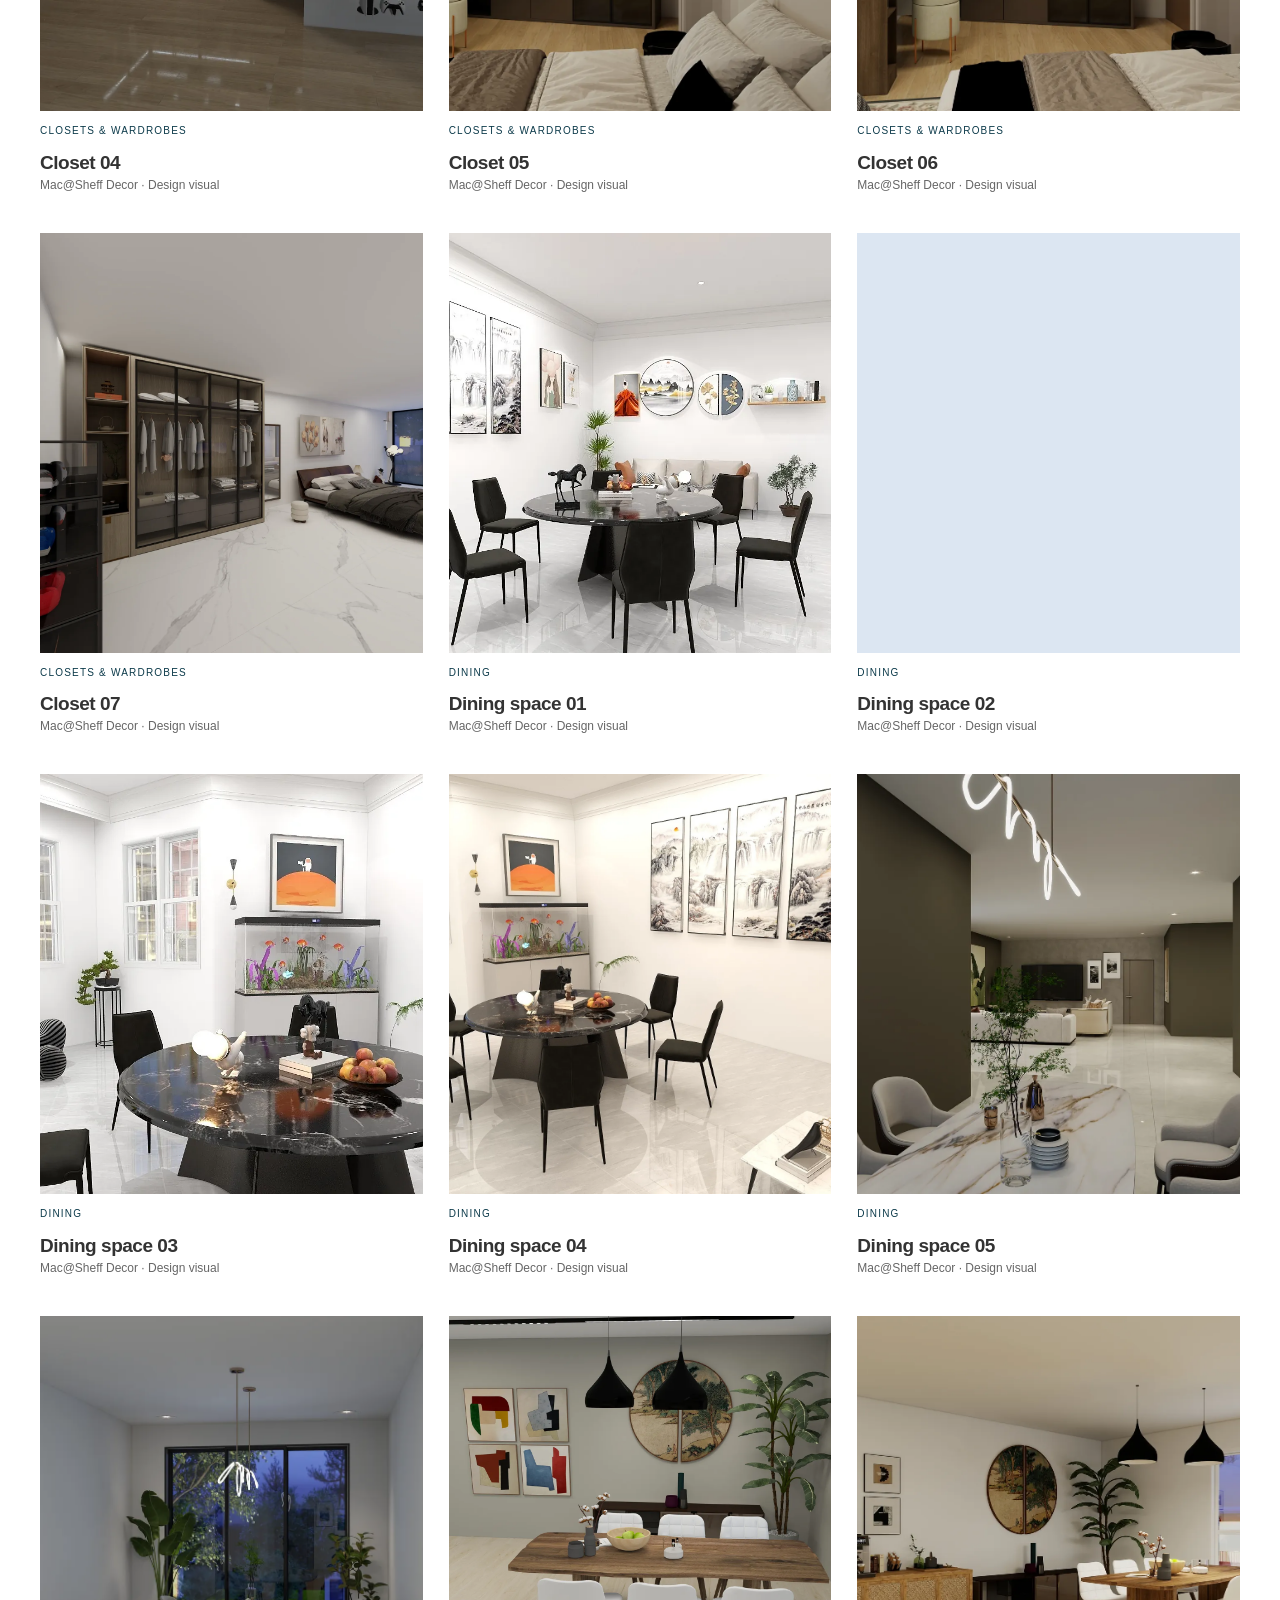
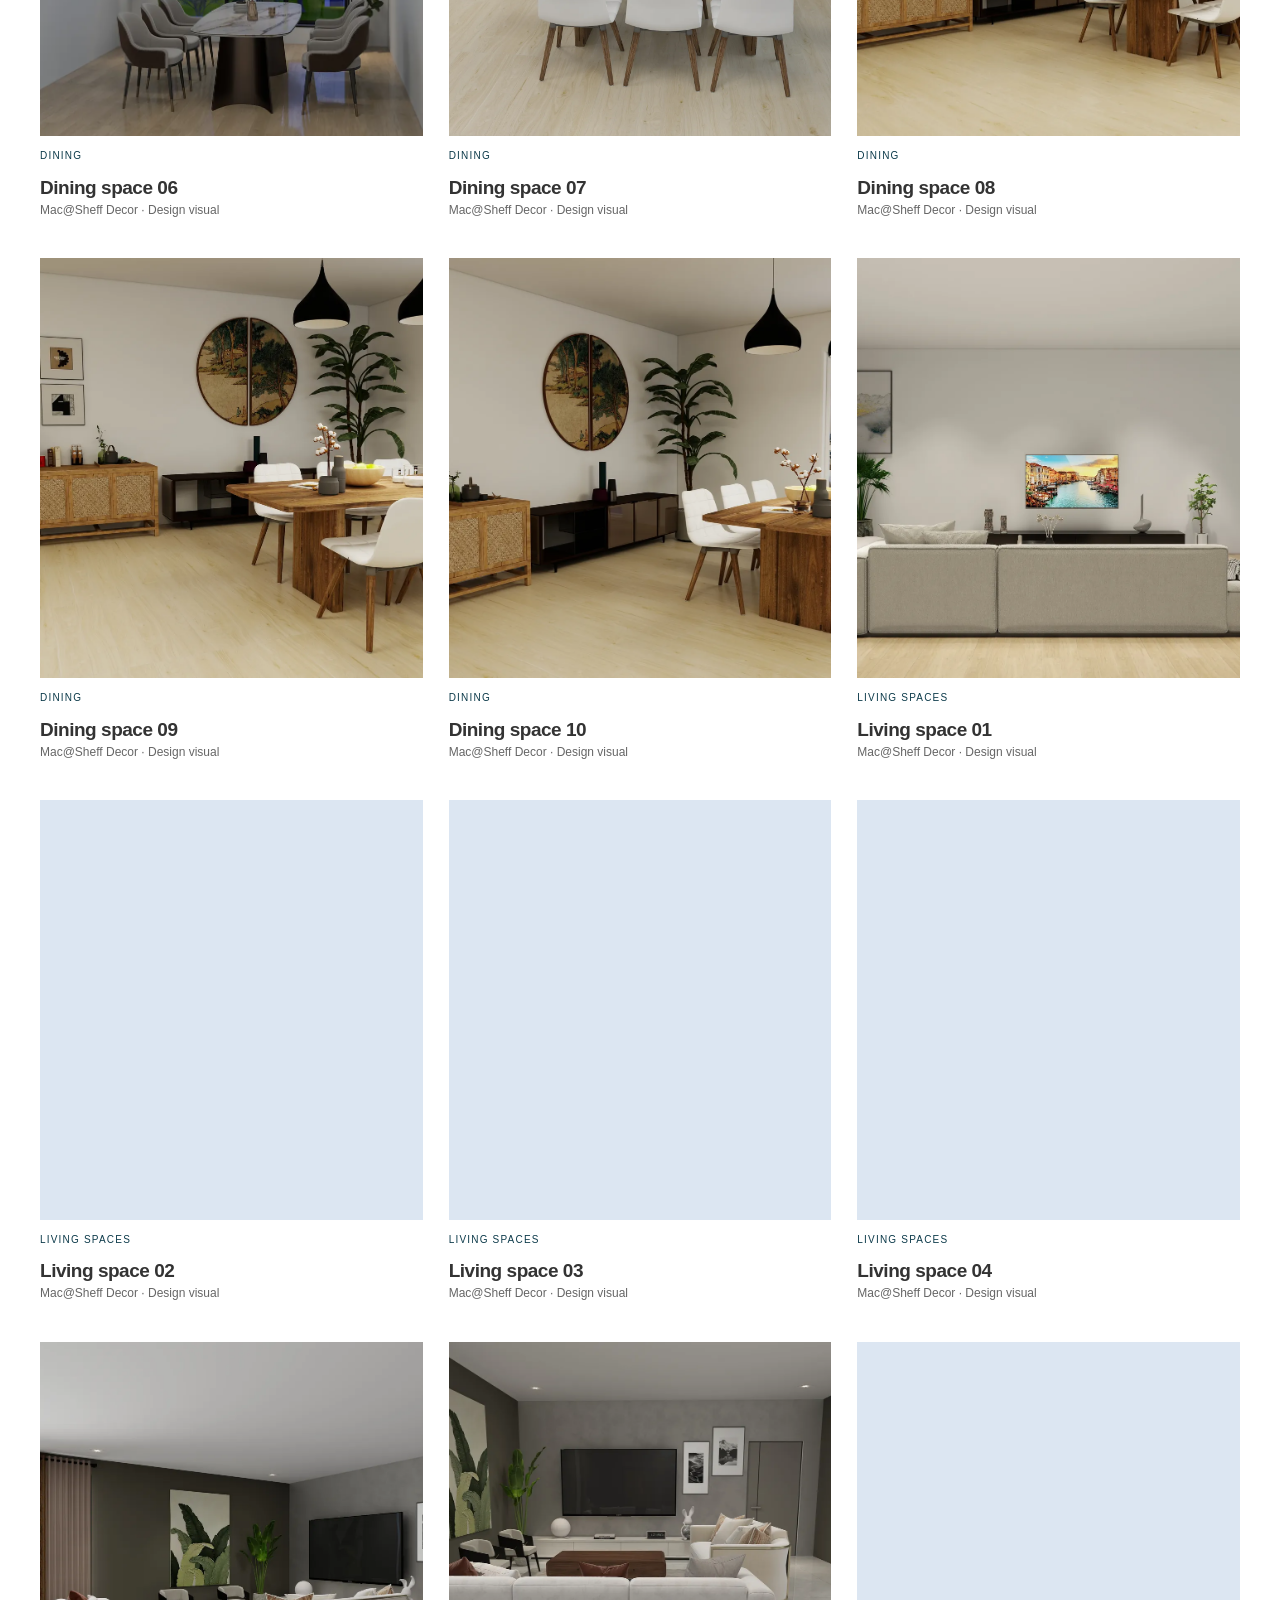
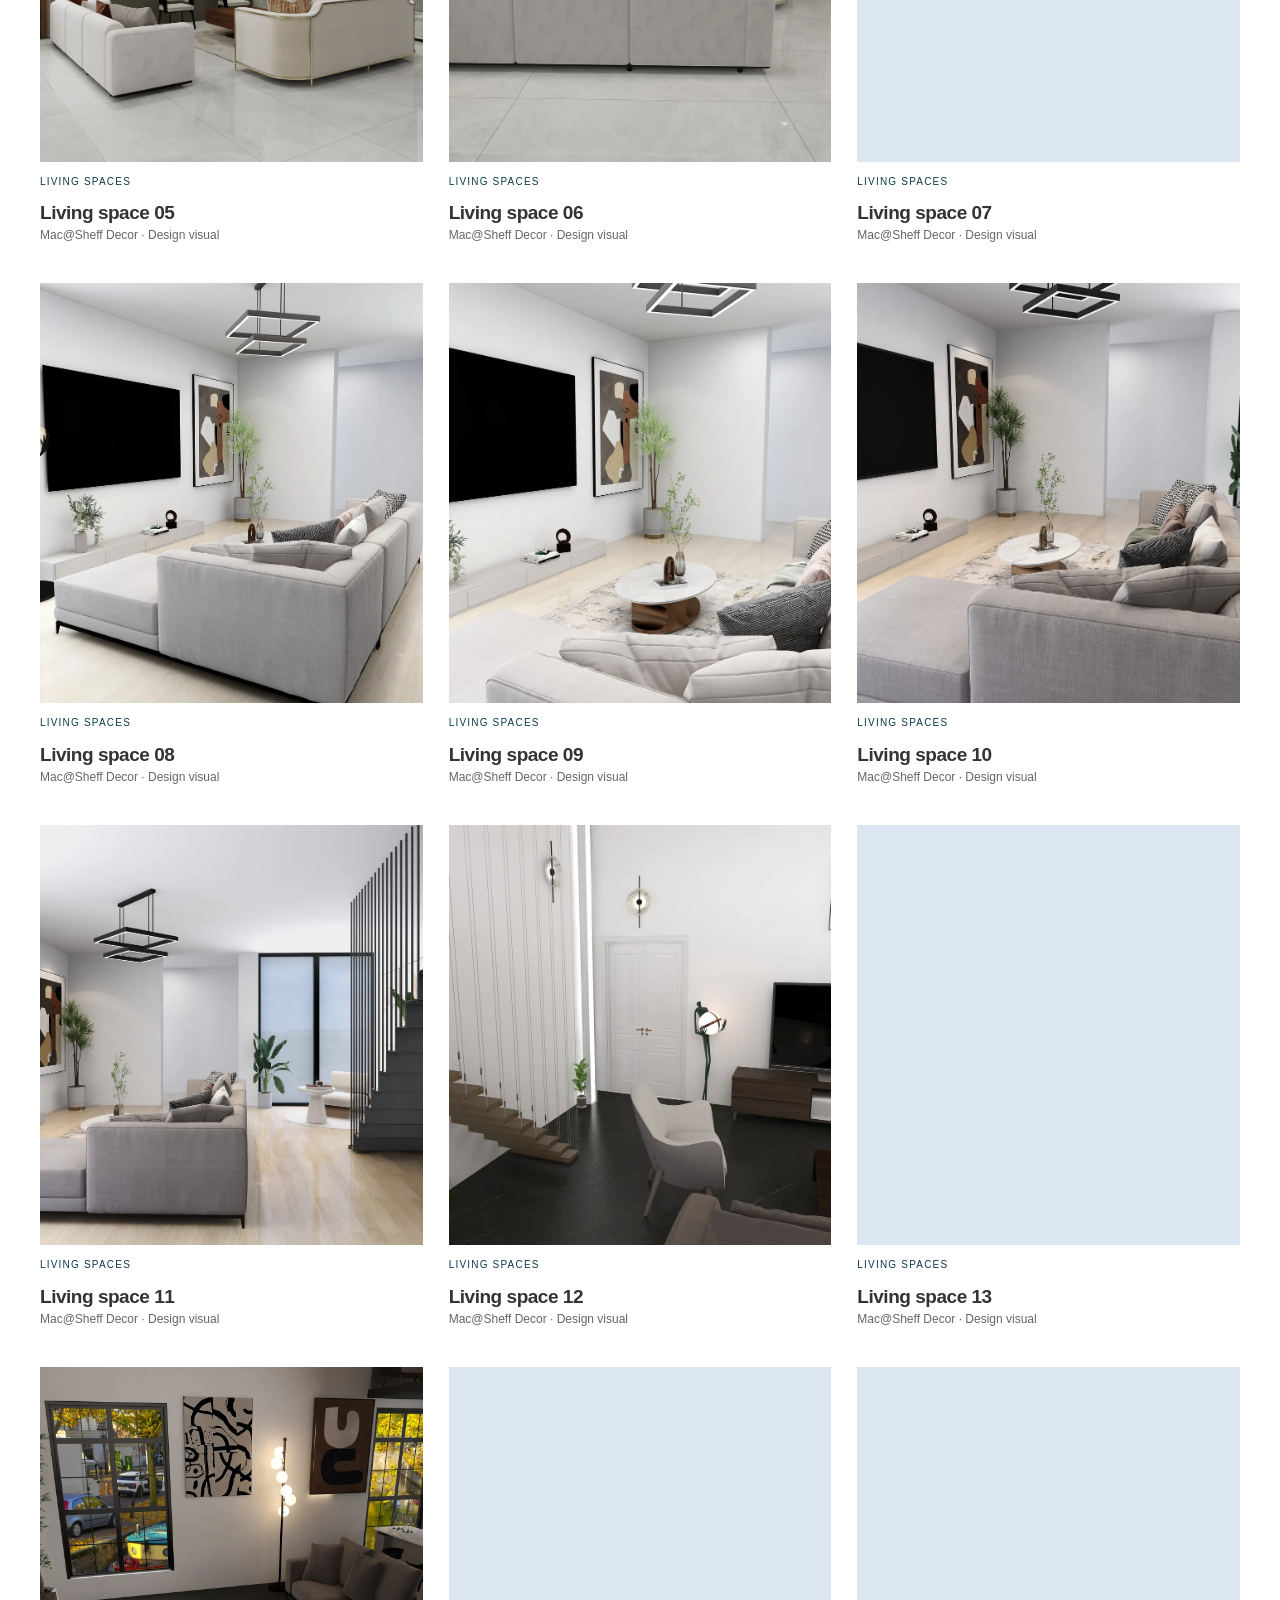
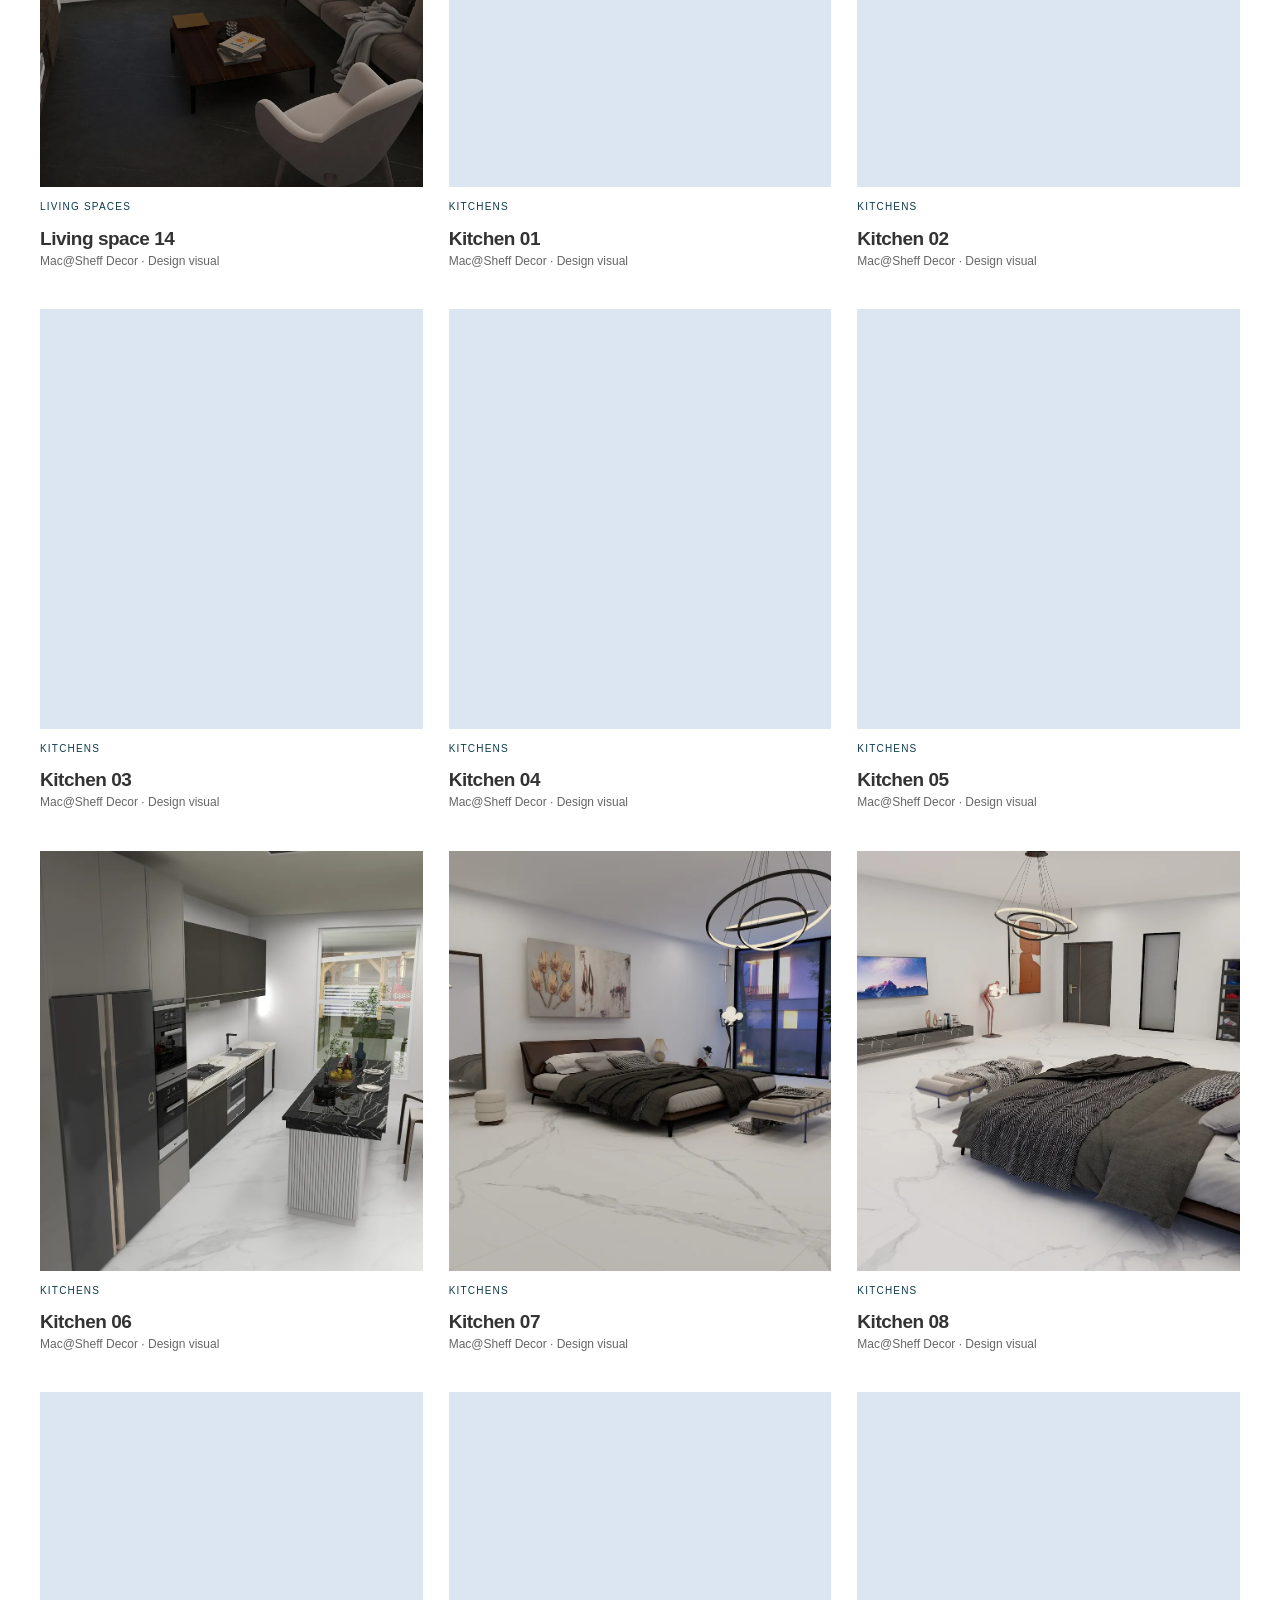
<file: portfolio.html>
<!DOCTYPE html>
<html lang="en"><head><meta charset="utf-8"/><meta content="width=device-width,initial-scale=1" name="viewport"/><meta content="#f4f7fc" name="theme-color"/><meta content="Mac@Sheff Decor creates thoughtful interior and exterior spaces in Ghana." name="description"/><title>Selected work | Mac@Sheff Decor</title><link href="https://fonts.googleapis.com" rel="preconnect"/><link href="styles.css" rel="stylesheet"/></head><body><div class="topline"><div class="wrap"><span>Spaces with soul. Details with purpose.</span><span class="top-extra">Tamale, Ghana   ·   <a href="https://wa.me/233256614966">Let’s talk on WhatsApp</a></span></div></div>
<header><nav class="nav wrap"><a aria-label="Mac@Sheff Decor home" class="brand" href="index.html"><span class="brand-wordmark">Mac@Sheff <small>Decor</small></span></a><div class="navlinks"><a class="" href="index.html">Home</a><a class="active" href="portfolio.html">Portfolio</a><a class="" href="services.html">Services</a><a class="" href="about.html">About</a></div><div class="nav-right"><a class="btn" href="contact.html">Let’s talk <span class="arrow">↗</span></a><button aria-expanded="false" aria-label="Open navigation" class="menu-toggle">☰</button></div></nav></header><main>
<section class="page-hero"><div class="wrap page-hero-grid"><div><div class="eyebrow">Selected spaces &amp; inspiration</div><h1>Good spaces.<br/><em>Good living.</em></h1></div><p>Explore selected 3D interior and commercial design visuals from the Mac@Sheff Decor collection.</p></div><div class="wrap page-image"><img alt="Contemporary interior design" src="assets/portfolio/living-060-my-home-living-room-hall-1-20241107-035326.webp"/></div></section>
<section class="portfolio-area"><div class="wrap"><div class="section-head"><div><div class="eyebrow">Browse the collection</div><h2>Find your inspiration.</h2></div><p>Filter by space type, then select any design to view it larger.</p></div><div class="filters"><button class="filter-btn active" data-filter="all">All spaces</button><button class="filter-btn" data-filter="living">Living</button><button class="filter-btn" data-filter="bedroom">Bedrooms</button><button class="filter-btn" data-filter="kitchen">Kitchens</button><button class="filter-btn" data-filter="dining">Dining</button><button class="filter-btn" data-filter="bathroom">Bathrooms</button><button class="filter-btn" data-filter="closet">Closets</button><button class="filter-btn" data-filter="workspace">Workspaces</button><button class="filter-btn" data-filter="commercial">Commercial</button></div><div class="portfolio-grid"><article class="portfolio-card" data-category="bathroom"><img alt="Bathrooms design by Mac@Sheff Decor" decoding="async" loading="lazy" src="assets/portfolio/bathroom-001-my-home-bathroom-20-20241107-024800.webp"/><span class="tag">Bathrooms</span><h3>Bathroom 01</h3><p>Mac@Sheff Decor · Design visual</p></article>
<article class="portfolio-card" data-category="bathroom"><img alt="Bathrooms design by Mac@Sheff Decor" decoding="async" loading="lazy" src="assets/portfolio/bathroom-002-my-home-bathroom-21-20241107-024800.webp"/><span class="tag">Bathrooms</span><h3>Bathroom 02</h3><p>Mac@Sheff Decor · Design visual</p></article>
<article class="portfolio-card" data-category="bathroom"><img alt="Bathrooms design by Mac@Sheff Decor" decoding="async" loading="lazy" src="assets/portfolio/bathroom-003-my-home-bathroom-22-20241107-024800.webp"/><span class="tag">Bathrooms</span><h3>Bathroom 03</h3><p>Mac@Sheff Decor · Design visual</p></article>
<article class="portfolio-card" data-category="bathroom"><img alt="Bathrooms design by Mac@Sheff Decor" decoding="async" loading="lazy" src="assets/portfolio/bathroom-004-my-home-bathroom-23-20241107-024800.webp"/><span class="tag">Bathrooms</span><h3>Bathroom 04</h3><p>Mac@Sheff Decor · Design visual</p></article>
<article class="portfolio-card" data-category="bathroom"><img alt="Bathrooms design by Mac@Sheff Decor" decoding="async" loading="lazy" src="assets/portfolio/bathroom-005-my-home-bathroom-7-20241107-024800.webp"/><span class="tag">Bathrooms</span><h3>Bathroom 05</h3><p>Mac@Sheff Decor · Design visual</p></article>
<article class="portfolio-card" data-category="bathroom"><img alt="Bathrooms design by Mac@Sheff Decor" decoding="async" loading="lazy" src="assets/portfolio/bathroom-006-my-home-bathroom-9-20241107-024800.webp"/><span class="tag">Bathrooms</span><h3>Bathroom 06</h3><p>Mac@Sheff Decor · Design visual</p></article>
<article class="portfolio-card" data-category="bedroom"><img alt="Bedrooms design by Mac@Sheff Decor" decoding="async" loading="lazy" src="assets/portfolio/bedroom-007-house-3-bedrooms-2-bedroom-20-20241014-020452.webp"/><span class="tag">Bedrooms</span><h3>Bedroom 01</h3><p>Mac@Sheff Decor · Design visual</p></article>
<article class="portfolio-card" data-category="bedroom"><img alt="Bedrooms design by Mac@Sheff Decor" decoding="async" loading="lazy" src="assets/portfolio/bedroom-008-house-3-bedrooms-2-master-bedroom-24-20241014-020451.webp"/><span class="tag">Bedrooms</span><h3>Bedroom 02</h3><p>Mac@Sheff Decor · Design visual</p></article>
<article class="portfolio-card" data-category="bedroom"><img alt="Bedrooms design by Mac@Sheff Decor" decoding="async" loading="lazy" src="assets/portfolio/bedroom-009-house-3-bedrooms-2-master-bedroom-25-20241014-020451.webp"/><span class="tag">Bedrooms</span><h3>Bedroom 03</h3><p>Mac@Sheff Decor · Design visual</p></article>
<article class="portfolio-card" data-category="bedroom"><img alt="Bedrooms design by Mac@Sheff Decor" decoding="async" loading="lazy" src="assets/portfolio/bedroom-010-house-3-bedrooms-2-master-bedroom-4-20241014-020454.webp"/><span class="tag">Bedrooms</span><h3>Bedroom 04</h3><p>Mac@Sheff Decor · Design visual</p></article>
<article class="portfolio-card" data-category="bedroom"><img alt="Bedrooms design by Mac@Sheff Decor" decoding="async" loading="lazy" src="assets/portfolio/bedroom-011-house-4-bedrooms-2-2-unnamed-0-20241016-060015.webp"/><span class="tag">Bedrooms</span><h3>Bedroom 05</h3><p>Mac@Sheff Decor · Design visual</p></article>
<article class="portfolio-card" data-category="bedroom"><img alt="Bedrooms design by Mac@Sheff Decor" decoding="async" loading="lazy" src="assets/portfolio/bedroom-012-house-4-bedrooms-2-2-unnamed-18-20241016-060016.webp"/><span class="tag">Bedrooms</span><h3>Bedroom 06</h3><p>Mac@Sheff Decor · Design visual</p></article>
<article class="portfolio-card" data-category="bedroom"><img alt="Bedrooms design by Mac@Sheff Decor" decoding="async" loading="lazy" src="assets/portfolio/bedroom-013-house-4-bedrooms-2-2-unnamed-20-20241016-060016.webp"/><span class="tag">Bedrooms</span><h3>Bedroom 07</h3><p>Mac@Sheff Decor · Design visual</p></article>
<article class="portfolio-card" data-category="bedroom"><img alt="Bedrooms design by Mac@Sheff Decor" decoding="async" loading="lazy" src="assets/portfolio/bedroom-014-house-4-bedrooms-2-2-unnamed-21-20241016-060016.webp"/><span class="tag">Bedrooms</span><h3>Bedroom 08</h3><p>Mac@Sheff Decor · Design visual</p></article>
<article class="portfolio-card" data-category="bedroom"><img alt="Bedrooms design by Mac@Sheff Decor" decoding="async" loading="lazy" src="assets/portfolio/bedroom-015-house-4-bedrooms-2-2-unnamed-34-20241016-060015.webp"/><span class="tag">Bedrooms</span><h3>Bedroom 09</h3><p>Mac@Sheff Decor · Design visual</p></article>
<article class="portfolio-card" data-category="bedroom"><img alt="Bedrooms design by Mac@Sheff Decor" decoding="async" loading="lazy" src="assets/portfolio/bedroom-016-house-4-bedrooms-2-2-unnamed-35-20241016-060014.webp"/><span class="tag">Bedrooms</span><h3>Bedroom 10</h3><p>Mac@Sheff Decor · Design visual</p></article>
<article class="portfolio-card" data-category="bedroom"><img alt="Bedrooms design by Mac@Sheff Decor" decoding="async" loading="lazy" src="assets/portfolio/bedroom-017-untitled-bedroom-1-3-20241014-000829.webp"/><span class="tag">Bedrooms</span><h3>Bedroom 11</h3><p>Mac@Sheff Decor · Design visual</p></article>
<article class="portfolio-card" data-category="bedroom"><img alt="Bedrooms design by Mac@Sheff Decor" decoding="async" loading="lazy" src="assets/portfolio/bedroom-018-untitled-bedroom2-10-20241014-000830.webp"/><span class="tag">Bedrooms</span><h3>Bedroom 12</h3><p>Mac@Sheff Decor · Design visual</p></article>
<article class="portfolio-card" data-category="bedroom"><img alt="Bedrooms design by Mac@Sheff Decor" decoding="async" loading="lazy" src="assets/portfolio/bedroom-019-untitled-bedroom2-13-20241014-000829.webp"/><span class="tag">Bedrooms</span><h3>Bedroom 13</h3><p>Mac@Sheff Decor · Design visual</p></article>
<article class="portfolio-card" data-category="bedroom"><img alt="Bedrooms design by Mac@Sheff Decor" decoding="async" loading="lazy" src="assets/portfolio/bedroom-020-untitled-bedroom2-18-20241014-000830.webp"/><span class="tag">Bedrooms</span><h3>Bedroom 14</h3><p>Mac@Sheff Decor · Design visual</p></article>
<article class="portfolio-card" data-category="bedroom"><img alt="Bedrooms design by Mac@Sheff Decor" decoding="async" loading="lazy" src="assets/portfolio/bedroom-021-untitled-bedroom2-19-20241014-000830.webp"/><span class="tag">Bedrooms</span><h3>Bedroom 15</h3><p>Mac@Sheff Decor · Design visual</p></article>
<article class="portfolio-card" data-category="bedroom"><img alt="Bedrooms design by Mac@Sheff Decor" decoding="async" loading="lazy" src="assets/portfolio/bedroom-022-untitled-bedroom2-5-20241014-000829.webp"/><span class="tag">Bedrooms</span><h3>Bedroom 16</h3><p>Mac@Sheff Decor · Design visual</p></article>
<article class="portfolio-card" data-category="bedroom"><img alt="Bedrooms design by Mac@Sheff Decor" decoding="async" loading="lazy" src="assets/portfolio/bedroom-023-untitled-bedroom-0-20250731-160238.webp"/><span class="tag">Bedrooms</span><h3>Bedroom 17</h3><p>Mac@Sheff Decor · Design visual</p></article>
<article class="portfolio-card" data-category="bedroom"><img alt="Bedrooms design by Mac@Sheff Decor" decoding="async" loading="lazy" src="assets/portfolio/bedroom-024-untitled-bedroom-1-20250731-160238.webp"/><span class="tag">Bedrooms</span><h3>Bedroom 18</h3><p>Mac@Sheff Decor · Design visual</p></article>
<article class="portfolio-card" data-category="bedroom"><img alt="Bedrooms design by Mac@Sheff Decor" decoding="async" loading="lazy" src="assets/portfolio/bedroom-025-untitled-bedroom-11-20250731-160238.webp"/><span class="tag">Bedrooms</span><h3>Bedroom 19</h3><p>Mac@Sheff Decor · Design visual</p></article>
<article class="portfolio-card" data-category="bedroom"><img alt="Bedrooms design by Mac@Sheff Decor" decoding="async" loading="lazy" src="assets/portfolio/bedroom-026-untitled-bedroom-5-20250731-160238.webp"/><span class="tag">Bedrooms</span><h3>Bedroom 20</h3><p>Mac@Sheff Decor · Design visual</p></article>
<article class="portfolio-card" data-category="bedroom"><img alt="Bedrooms design by Mac@Sheff Decor" decoding="async" loading="lazy" src="assets/portfolio/bedroom-027-untitled-unnamed-0-20251030-131819.webp"/><span class="tag">Bedrooms</span><h3>Bedroom 21</h3><p>Mac@Sheff Decor · Design visual</p></article>
<article class="portfolio-card" data-category="bedroom"><img alt="Bedrooms design by Mac@Sheff Decor" decoding="async" loading="lazy" src="assets/portfolio/bedroom-028-untitled-unnamed-11-20251030-131820.webp"/><span class="tag">Bedrooms</span><h3>Bedroom 22</h3><p>Mac@Sheff Decor · Design visual</p></article>
<article class="portfolio-card" data-category="bedroom"><img alt="Bedrooms design by Mac@Sheff Decor" decoding="async" loading="lazy" src="assets/portfolio/bedroom-029-untitled-unnamed-15-20251030-131815.webp"/><span class="tag">Bedrooms</span><h3>Bedroom 23</h3><p>Mac@Sheff Decor · Design visual</p></article>
<article class="portfolio-card" data-category="bedroom"><img alt="Bedrooms design by Mac@Sheff Decor" decoding="async" loading="lazy" src="assets/portfolio/bedroom-030-untitled-unnamed-17-20251030-131820.webp"/><span class="tag">Bedrooms</span><h3>Bedroom 24</h3><p>Mac@Sheff Decor · Design visual</p></article>
<article class="portfolio-card" data-category="bedroom"><img alt="Bedrooms design by Mac@Sheff Decor" decoding="async" loading="lazy" src="assets/portfolio/bedroom-031-untitled-unnamed-18-20251030-131815.webp"/><span class="tag">Bedrooms</span><h3>Bedroom 25</h3><p>Mac@Sheff Decor · Design visual</p></article>
<article class="portfolio-card" data-category="bedroom"><img alt="Bedrooms design by Mac@Sheff Decor" decoding="async" loading="lazy" src="assets/portfolio/bedroom-032-untitled-unnamed-19-20251030-131815.webp"/><span class="tag">Bedrooms</span><h3>Bedroom 26</h3><p>Mac@Sheff Decor · Design visual</p></article>
<article class="portfolio-card" data-category="bedroom"><img alt="Bedrooms design by Mac@Sheff Decor" decoding="async" loading="lazy" src="assets/portfolio/bedroom-033-untitled-unnamed-22-20251030-131815.webp"/><span class="tag">Bedrooms</span><h3>Bedroom 27</h3><p>Mac@Sheff Decor · Design visual</p></article>
<article class="portfolio-card" data-category="bedroom"><img alt="Bedrooms design by Mac@Sheff Decor" decoding="async" loading="lazy" src="assets/portfolio/bedroom-034-untitled-unnamed-25-20251030-131819.webp"/><span class="tag">Bedrooms</span><h3>Bedroom 28</h3><p>Mac@Sheff Decor · Design visual</p></article>
<article class="portfolio-card" data-category="bedroom"><img alt="Bedrooms design by Mac@Sheff Decor" decoding="async" loading="lazy" src="assets/portfolio/bedroom-035-untitled-master-bedroom-1-20250730-200355.webp"/><span class="tag">Bedrooms</span><h3>Bedroom 29</h3><p>Mac@Sheff Decor · Design visual</p></article>
<article class="portfolio-card" data-category="bedroom"><img alt="Bedrooms design by Mac@Sheff Decor" decoding="async" loading="lazy" src="assets/portfolio/bedroom-036-untitled-master-bedroom-12-20250730-200355.webp"/><span class="tag">Bedrooms</span><h3>Bedroom 30</h3><p>Mac@Sheff Decor · Design visual</p></article>
<article class="portfolio-card" data-category="bedroom"><img alt="Bedrooms design by Mac@Sheff Decor" decoding="async" loading="lazy" src="assets/portfolio/bedroom-037-untitled-master-bedroom-15-20250730-200355.webp"/><span class="tag">Bedrooms</span><h3>Bedroom 31</h3><p>Mac@Sheff Decor · Design visual</p></article>
<article class="portfolio-card" data-category="bedroom"><img alt="Bedrooms design by Mac@Sheff Decor" decoding="async" loading="lazy" src="assets/portfolio/bedroom-038-untitled-master-bedroom-4-20250730-200355.webp"/><span class="tag">Bedrooms</span><h3>Bedroom 32</h3><p>Mac@Sheff Decor · Design visual</p></article>
<article class="portfolio-card" data-category="bedroom"><img alt="Bedrooms design by Mac@Sheff Decor" decoding="async" loading="lazy" src="assets/portfolio/bedroom-039-untitled-master-bedroom-8-20250730-200357.webp"/><span class="tag">Bedrooms</span><h3>Bedroom 33</h3><p>Mac@Sheff Decor · Design visual</p></article>
<article class="portfolio-card" data-category="bedroom"><img alt="Bedrooms design by Mac@Sheff Decor" decoding="async" loading="lazy" src="assets/portfolio/bedroom-040-untitled-master-bedroom-9-20250730-200357.webp"/><span class="tag">Bedrooms</span><h3>Bedroom 34</h3><p>Mac@Sheff Decor · Design visual</p></article>
<article class="portfolio-card" data-category="bedroom"><img alt="Bedrooms design by Mac@Sheff Decor" decoding="async" loading="lazy" src="assets/portfolio/bedroom-041-loft-living-room-living-room-21-20241014-020902.webp"/><span class="tag">Bedrooms</span><h3>Bedroom 35</h3><p>Mac@Sheff Decor · Design visual</p></article>
<article class="portfolio-card" data-category="bedroom"><img alt="Bedrooms design by Mac@Sheff Decor" decoding="async" loading="lazy" src="assets/portfolio/bedroom-042-loft-living-room-living-room-4-20241014-020902.webp"/><span class="tag">Bedrooms</span><h3>Bedroom 36</h3><p>Mac@Sheff Decor · Design visual</p></article>
<article class="portfolio-card" data-category="closet"><img alt="Closets &amp; wardrobes design by Mac@Sheff Decor" decoding="async" loading="lazy" src="assets/portfolio/closet-043-house-4-bedrooms-2-2-unnamed-6-20241016-060018.webp"/><span class="tag">Closets &amp; wardrobes</span><h3>Closet 01</h3><p>Mac@Sheff Decor · Design visual</p></article>
<article class="portfolio-card" data-category="closet"><img alt="Closets &amp; wardrobes design by Mac@Sheff Decor" decoding="async" loading="lazy" src="assets/portfolio/closet-044-rectangle-room-2-master-bedroom-53-20261020-100204.webp"/><span class="tag">Closets &amp; wardrobes</span><h3>Closet 02</h3><p>Mac@Sheff Decor · Design visual</p></article>
<article class="portfolio-card" data-category="closet"><img alt="Closets &amp; wardrobes design by Mac@Sheff Decor" decoding="async" loading="lazy" src="assets/portfolio/closet-045-rectangle-room-2-master-bedroom-55-20261020-100204.webp"/><span class="tag">Closets &amp; wardrobes</span><h3>Closet 03</h3><p>Mac@Sheff Decor · Design visual</p></article>
<article class="portfolio-card" data-category="closet"><img alt="Closets &amp; wardrobes design by Mac@Sheff Decor" decoding="async" loading="lazy" src="assets/portfolio/closet-046-rectangle-room-2-master-bedroom-59-20261020-100200.webp"/><span class="tag">Closets &amp; wardrobes</span><h3>Closet 04</h3><p>Mac@Sheff Decor · Design visual</p></article>
<article class="portfolio-card" data-category="closet"><img alt="Closets &amp; wardrobes design by Mac@Sheff Decor" decoding="async" loading="lazy" src="assets/portfolio/closet-047-untitled-unnamed-15-20251030-131815.webp"/><span class="tag">Closets &amp; wardrobes</span><h3>Closet 05</h3><p>Mac@Sheff Decor · Design visual</p></article>
<article class="portfolio-card" data-category="closet"><img alt="Closets &amp; wardrobes design by Mac@Sheff Decor" decoding="async" loading="lazy" src="assets/portfolio/closet-048-untitled-unnamed-16-20251030-131815.webp"/><span class="tag">Closets &amp; wardrobes</span><h3>Closet 06</h3><p>Mac@Sheff Decor · Design visual</p></article>
<article class="portfolio-card" data-category="closet"><img alt="Closets &amp; wardrobes design by Mac@Sheff Decor" decoding="async" loading="lazy" src="assets/portfolio/closet-049-f.webp"/><span class="tag">Closets &amp; wardrobes</span><h3>Closet 07</h3><p>Mac@Sheff Decor · Design visual</p></article>
<article class="portfolio-card" data-category="dining"><img alt="Dining design by Mac@Sheff Decor" decoding="async" loading="lazy" src="assets/portfolio/dining-050-casual-contemporarydining-room-2-dining-room-20221130-.webp"/><span class="tag">Dining</span><h3>Dining space 01</h3><p>Mac@Sheff Decor · Design visual</p></article>
<article class="portfolio-card" data-category="dining"><img alt="Dining design by Mac@Sheff Decor" decoding="async" loading="lazy" src="assets/portfolio/dining-051-casual-contemporarydining-room-2-dining-room-20221130-.webp"/><span class="tag">Dining</span><h3>Dining space 02</h3><p>Mac@Sheff Decor · Design visual</p></article>
<article class="portfolio-card" data-category="dining"><img alt="Dining design by Mac@Sheff Decor" decoding="async" loading="lazy" src="assets/portfolio/dining-052-casual-contemporarydining-room-2-dining-room-20221130-.webp"/><span class="tag">Dining</span><h3>Dining space 03</h3><p>Mac@Sheff Decor · Design visual</p></article>
<article class="portfolio-card" data-category="dining"><img alt="Dining design by Mac@Sheff Decor" decoding="async" loading="lazy" src="assets/portfolio/dining-053-casual-contemporarydining-room-2-dining-room-20221130-.webp"/><span class="tag">Dining</span><h3>Dining space 04</h3><p>Mac@Sheff Decor · Design visual</p></article>
<article class="portfolio-card" data-category="dining"><img alt="Dining design by Mac@Sheff Decor" decoding="async" loading="lazy" src="assets/portfolio/dining-054-rectangle-room-2-living-room-18-20261020-100200.webp"/><span class="tag">Dining</span><h3>Dining space 05</h3><p>Mac@Sheff Decor · Design visual</p></article>
<article class="portfolio-card" data-category="dining"><img alt="Dining design by Mac@Sheff Decor" decoding="async" loading="lazy" src="assets/portfolio/dining-055-rectangle-room-2-living-room-54-20261020-100201.webp"/><span class="tag">Dining</span><h3>Dining space 06</h3><p>Mac@Sheff Decor · Design visual</p></article>
<article class="portfolio-card" data-category="dining"><img alt="Dining design by Mac@Sheff Decor" decoding="async" loading="lazy" src="assets/portfolio/dining-056-untitled-corridor-0-20260913-204003.webp"/><span class="tag">Dining</span><h3>Dining space 07</h3><p>Mac@Sheff Decor · Design visual</p></article>
<article class="portfolio-card" data-category="dining"><img alt="Dining design by Mac@Sheff Decor" decoding="async" loading="lazy" src="assets/portfolio/dining-057-untitled-corridor-11-20250730-144844.webp"/><span class="tag">Dining</span><h3>Dining space 08</h3><p>Mac@Sheff Decor · Design visual</p></article>
<article class="portfolio-card" data-category="dining"><img alt="Dining design by Mac@Sheff Decor" decoding="async" loading="lazy" src="assets/portfolio/dining-058-untitled-corridor-12-20250730-144855.webp"/><span class="tag">Dining</span><h3>Dining space 09</h3><p>Mac@Sheff Decor · Design visual</p></article>
<article class="portfolio-card" data-category="dining"><img alt="Dining design by Mac@Sheff Decor" decoding="async" loading="lazy" src="assets/portfolio/dining-059-untitled-corridor-9-20250730-144844.webp"/><span class="tag">Dining</span><h3>Dining space 10</h3><p>Mac@Sheff Decor · Design visual</p></article>
<article class="portfolio-card" data-category="living"><img alt="Living spaces design by Mac@Sheff Decor" decoding="async" loading="lazy" src="assets/portfolio/living-060-my-home-living-room-hall-1-20241107-035326.webp"/><span class="tag">Living spaces</span><h3>Living space 01</h3><p>Mac@Sheff Decor · Design visual</p></article>
<article class="portfolio-card" data-category="living"><img alt="Living spaces design by Mac@Sheff Decor" decoding="async" loading="lazy" src="assets/portfolio/living-061-my-home-living-room-hall-3-20241107-035326.webp"/><span class="tag">Living spaces</span><h3>Living space 02</h3><p>Mac@Sheff Decor · Design visual</p></article>
<article class="portfolio-card" data-category="living"><img alt="Living spaces design by Mac@Sheff Decor" decoding="async" loading="lazy" src="assets/portfolio/living-062-my-home-living-room-hall-51-20241107-024800.webp"/><span class="tag">Living spaces</span><h3>Living space 03</h3><p>Mac@Sheff Decor · Design visual</p></article>
<article class="portfolio-card" data-category="living"><img alt="Living spaces design by Mac@Sheff Decor" decoding="async" loading="lazy" src="assets/portfolio/living-063-rectangle-room-2-living-room-0-20261020-100205.webp"/><span class="tag">Living spaces</span><h3>Living space 04</h3><p>Mac@Sheff Decor · Design visual</p></article>
<article class="portfolio-card" data-category="living"><img alt="Living spaces design by Mac@Sheff Decor" decoding="async" loading="lazy" src="assets/portfolio/living-064-rectangle-room-2-living-room-16-20261020-100205.webp"/><span class="tag">Living spaces</span><h3>Living space 05</h3><p>Mac@Sheff Decor · Design visual</p></article>
<article class="portfolio-card" data-category="living"><img alt="Living spaces design by Mac@Sheff Decor" decoding="async" loading="lazy" src="assets/portfolio/living-065-rectangle-room-2-living-room-30-20261020-100203.webp"/><span class="tag">Living spaces</span><h3>Living space 06</h3><p>Mac@Sheff Decor · Design visual</p></article>
<article class="portfolio-card" data-category="living"><img alt="Living spaces design by Mac@Sheff Decor" decoding="async" loading="lazy" src="assets/portfolio/living-066-untitled-corridor-2-20250730-144844.webp"/><span class="tag">Living spaces</span><h3>Living space 07</h3><p>Mac@Sheff Decor · Design visual</p></article>
<article class="portfolio-card" data-category="living"><img alt="Living spaces design by Mac@Sheff Decor" decoding="async" loading="lazy" src="assets/portfolio/living-067-untitled-unnamed-17-20251030-132404.webp"/><span class="tag">Living spaces</span><h3>Living space 08</h3><p>Mac@Sheff Decor · Design visual</p></article>
<article class="portfolio-card" data-category="living"><img alt="Living spaces design by Mac@Sheff Decor" decoding="async" loading="lazy" src="assets/portfolio/living-068-untitled-unnamed-18-20251030-132656.webp"/><span class="tag">Living spaces</span><h3>Living space 09</h3><p>Mac@Sheff Decor · Design visual</p></article>
<article class="portfolio-card" data-category="living"><img alt="Living spaces design by Mac@Sheff Decor" decoding="async" loading="lazy" src="assets/portfolio/living-069-untitled-unnamed-4-20251030-132421.webp"/><span class="tag">Living spaces</span><h3>Living space 10</h3><p>Mac@Sheff Decor · Design visual</p></article>
<article class="portfolio-card" data-category="living"><img alt="Living spaces design by Mac@Sheff Decor" decoding="async" loading="lazy" src="assets/portfolio/living-070-untitled-unnamed-7-20251030-132404.webp"/><span class="tag">Living spaces</span><h3>Living space 11</h3><p>Mac@Sheff Decor · Design visual</p></article>
<article class="portfolio-card" data-category="living"><img alt="Living spaces design by Mac@Sheff Decor" decoding="async" loading="lazy" src="assets/portfolio/living-071-loft-living-room-living-room-14-20241014-020900.webp"/><span class="tag">Living spaces</span><h3>Living space 12</h3><p>Mac@Sheff Decor · Design visual</p></article>
<article class="portfolio-card" data-category="living"><img alt="Living spaces design by Mac@Sheff Decor" decoding="async" loading="lazy" src="assets/portfolio/living-072-loft-living-room-living-room-17-20241014-020902.webp"/><span class="tag">Living spaces</span><h3>Living space 13</h3><p>Mac@Sheff Decor · Design visual</p></article>
<article class="portfolio-card" data-category="living"><img alt="Living spaces design by Mac@Sheff Decor" decoding="async" loading="lazy" src="assets/portfolio/living-073-loft-living-room-living-room-18-20241014-020902.webp"/><span class="tag">Living spaces</span><h3>Living space 14</h3><p>Mac@Sheff Decor · Design visual</p></article>
<article class="portfolio-card" data-category="kitchen"><img alt="Kitchens design by Mac@Sheff Decor" decoding="async" loading="lazy" src="assets/portfolio/kitchen-074-american-style-living-room-2-living-room-0-20241014-01.webp"/><span class="tag">Kitchens</span><h3>Kitchen 01</h3><p>Mac@Sheff Decor · Design visual</p></article>
<article class="portfolio-card" data-category="kitchen"><img alt="Kitchens design by Mac@Sheff Decor" decoding="async" loading="lazy" src="assets/portfolio/kitchen-075-american-style-living-room-2-living-room-0-20241014-01.webp"/><span class="tag">Kitchens</span><h3>Kitchen 02</h3><p>Mac@Sheff Decor · Design visual</p></article>
<article class="portfolio-card" data-category="kitchen"><img alt="Kitchens design by Mac@Sheff Decor" decoding="async" loading="lazy" src="assets/portfolio/kitchen-076-american-style-living-room-2-living-room-5-20241014-01.webp"/><span class="tag">Kitchens</span><h3>Kitchen 03</h3><p>Mac@Sheff Decor · Design visual</p></article>
<article class="portfolio-card" data-category="kitchen"><img alt="Kitchens design by Mac@Sheff Decor" decoding="async" loading="lazy" src="assets/portfolio/kitchen-077-casual-contemporarydining-room-2-dining-room-20221130-.webp"/><span class="tag">Kitchens</span><h3>Kitchen 04</h3><p>Mac@Sheff Decor · Design visual</p></article>
<article class="portfolio-card" data-category="kitchen"><img alt="Kitchens design by Mac@Sheff Decor" decoding="async" loading="lazy" src="assets/portfolio/kitchen-078-casual-contemporarydining-room-2-dining-room-20221130-.webp"/><span class="tag">Kitchens</span><h3>Kitchen 05</h3><p>Mac@Sheff Decor · Design visual</p></article>
<article class="portfolio-card" data-category="kitchen"><img alt="Kitchens design by Mac@Sheff Decor" decoding="async" loading="lazy" src="assets/portfolio/kitchen-079-house-3-bedrooms-2-kitchen-28-20241014-020451.webp"/><span class="tag">Kitchens</span><h3>Kitchen 06</h3><p>Mac@Sheff Decor · Design visual</p></article>
<article class="portfolio-card" data-category="kitchen"><img alt="Kitchens design by Mac@Sheff Decor" decoding="async" loading="lazy" src="assets/portfolio/kitchen-080-house-4-bedrooms-2-2-unnamed-0-20241016-060015.webp"/><span class="tag">Kitchens</span><h3>Kitchen 07</h3><p>Mac@Sheff Decor · Design visual</p></article>
<article class="portfolio-card" data-category="kitchen"><img alt="Kitchens design by Mac@Sheff Decor" decoding="async" loading="lazy" src="assets/portfolio/kitchen-081-house-4-bedrooms-2-2-unnamed-18-20241016-060016.webp"/><span class="tag">Kitchens</span><h3>Kitchen 08</h3><p>Mac@Sheff Decor · Design visual</p></article>
<article class="portfolio-card" data-category="kitchen"><img alt="Kitchens design by Mac@Sheff Decor" decoding="async" loading="lazy" src="assets/portfolio/kitchen-082-house-4-bedrooms-2-2-unnamed-20-20241016-060016.webp"/><span class="tag">Kitchens</span><h3>Kitchen 09</h3><p>Mac@Sheff Decor · Design visual</p></article>
<article class="portfolio-card" data-category="kitchen"><img alt="Kitchens design by Mac@Sheff Decor" decoding="async" loading="lazy" src="assets/portfolio/kitchen-083-house-4-bedrooms-2-2-unnamed-21-20241016-060016.webp"/><span class="tag">Kitchens</span><h3>Kitchen 10</h3><p>Mac@Sheff Decor · Design visual</p></article>
<article class="portfolio-card" data-category="kitchen"><img alt="Kitchens design by Mac@Sheff Decor" decoding="async" loading="lazy" src="assets/portfolio/kitchen-084-house-4-bedrooms-2-2-unnamed-34-20241016-060015.webp"/><span class="tag">Kitchens</span><h3>Kitchen 11</h3><p>Mac@Sheff Decor · Design visual</p></article>
<article class="portfolio-card" data-category="kitchen"><img alt="Kitchens design by Mac@Sheff Decor" decoding="async" loading="lazy" src="assets/portfolio/kitchen-085-house-4-bedrooms-2-2-unnamed-35-20241016-060014.webp"/><span class="tag">Kitchens</span><h3>Kitchen 12</h3><p>Mac@Sheff Decor · Design visual</p></article>
<article class="portfolio-card" data-category="kitchen"><img alt="Kitchens design by Mac@Sheff Decor" decoding="async" loading="lazy" src="assets/portfolio/kitchen-086-my-home-kitchen-25-20241107-024800.webp"/><span class="tag">Kitchens</span><h3>Kitchen 13</h3><p>Mac@Sheff Decor · Design visual</p></article>
<article class="portfolio-card" data-category="kitchen"><img alt="Kitchens design by Mac@Sheff Decor" decoding="async" loading="lazy" src="assets/portfolio/kitchen-087-my-home-kitchen-26-20241107-024800.webp"/><span class="tag">Kitchens</span><h3>Kitchen 14</h3><p>Mac@Sheff Decor · Design visual</p></article>
<article class="portfolio-card" data-category="kitchen"><img alt="Kitchens design by Mac@Sheff Decor" decoding="async" loading="lazy" src="assets/portfolio/kitchen-088-my-home-kitchen-27-20241107-024800.webp"/><span class="tag">Kitchens</span><h3>Kitchen 15</h3><p>Mac@Sheff Decor · Design visual</p></article>
<article class="portfolio-card" data-category="kitchen"><img alt="Kitchens design by Mac@Sheff Decor" decoding="async" loading="lazy" src="assets/portfolio/kitchen-089-my-home-kitchen-28-20241107-024800.webp"/><span class="tag">Kitchens</span><h3>Kitchen 16</h3><p>Mac@Sheff Decor · Design visual</p></article>
<article class="portfolio-card" data-category="kitchen"><img alt="Kitchens design by Mac@Sheff Decor" decoding="async" loading="lazy" src="assets/portfolio/kitchen-090-rectangle-room-2-unnamed-0-20260526-131317.webp"/><span class="tag">Kitchens</span><h3>Kitchen 17</h3><p>Mac@Sheff Decor · Design visual</p></article>
<article class="portfolio-card" data-category="kitchen"><img alt="Kitchens design by Mac@Sheff Decor" decoding="async" loading="lazy" src="assets/portfolio/kitchen-091-rectangle-room-2-unnamed-10-20260526-131320.webp"/><span class="tag">Kitchens</span><h3>Kitchen 18</h3><p>Mac@Sheff Decor · Design visual</p></article>
<article class="portfolio-card" data-category="kitchen"><img alt="Kitchens design by Mac@Sheff Decor" decoding="async" loading="lazy" src="assets/portfolio/kitchen-092-rectangle-room-2-unnamed-12-20260526-131317.webp"/><span class="tag">Kitchens</span><h3>Kitchen 19</h3><p>Mac@Sheff Decor · Design visual</p></article>
<article class="portfolio-card" data-category="kitchen"><img alt="Kitchens design by Mac@Sheff Decor" decoding="async" loading="lazy" src="assets/portfolio/kitchen-093-rectangle-room-2-unnamed-9-20260526-131320.webp"/><span class="tag">Kitchens</span><h3>Kitchen 20</h3><p>Mac@Sheff Decor · Design visual</p></article>
<article class="portfolio-card" data-category="kitchen"><img alt="Kitchens design by Mac@Sheff Decor" decoding="async" loading="lazy" src="assets/portfolio/kitchen-094-untitled-kitchen-0-20250730-185956.webp"/><span class="tag">Kitchens</span><h3>Kitchen 21</h3><p>Mac@Sheff Decor · Design visual</p></article>
<article class="portfolio-card" data-category="kitchen"><img alt="Kitchens design by Mac@Sheff Decor" decoding="async" loading="lazy" src="assets/portfolio/kitchen-095-untitled-kitchen-1-20250730-185957.webp"/><span class="tag">Kitchens</span><h3>Kitchen 22</h3><p>Mac@Sheff Decor · Design visual</p></article>
<article class="portfolio-card" data-category="kitchen"><img alt="Kitchens design by Mac@Sheff Decor" decoding="async" loading="lazy" src="assets/portfolio/kitchen-096-untitled-kitchen-2-20250730-185956.webp"/><span class="tag">Kitchens</span><h3>Kitchen 23</h3><p>Mac@Sheff Decor · Design visual</p></article>
<article class="portfolio-card" data-category="kitchen"><img alt="Kitchens design by Mac@Sheff Decor" decoding="async" loading="lazy" src="assets/portfolio/kitchen-097-untitled-kitchen-4-20250730-185957.webp"/><span class="tag">Kitchens</span><h3>Kitchen 24</h3><p>Mac@Sheff Decor · Design visual</p></article>
<article class="portfolio-card" data-category="kitchen"><img alt="Kitchens design by Mac@Sheff Decor" decoding="async" loading="lazy" src="assets/portfolio/kitchen-098-untitled-kitchen-5-20250730-185956.webp"/><span class="tag">Kitchens</span><h3>Kitchen 25</h3><p>Mac@Sheff Decor · Design visual</p></article>
<article class="portfolio-card" data-category="kitchen"><img alt="Kitchens design by Mac@Sheff Decor" decoding="async" loading="lazy" src="assets/portfolio/kitchen-099-untitled-kitchen-6-20250730-185956.webp"/><span class="tag">Kitchens</span><h3>Kitchen 26</h3><p>Mac@Sheff Decor · Design visual</p></article>
<article class="portfolio-card" data-category="kitchen"><img alt="Kitchens design by Mac@Sheff Decor" decoding="async" loading="lazy" src="assets/portfolio/kitchen-100-untitled-unnamed-11-20251030-132654.webp"/><span class="tag">Kitchens</span><h3>Kitchen 27</h3><p>Mac@Sheff Decor · Design visual</p></article>
<article class="portfolio-card" data-category="kitchen"><img alt="Kitchens design by Mac@Sheff Decor" decoding="async" loading="lazy" src="assets/portfolio/kitchen-101-untitled-unnamed-12-20251030-132656.webp"/><span class="tag">Kitchens</span><h3>Kitchen 28</h3><p>Mac@Sheff Decor · Design visual</p></article>
<article class="portfolio-card" data-category="kitchen"><img alt="Kitchens design by Mac@Sheff Decor" decoding="async" loading="lazy" src="assets/portfolio/kitchen-102-untitled-unnamed-8-20251030-132653.webp"/><span class="tag">Kitchens</span><h3>Kitchen 29</h3><p>Mac@Sheff Decor · Design visual</p></article>
<article class="portfolio-card" data-category="kitchen"><img alt="Kitchens design by Mac@Sheff Decor" decoding="async" loading="lazy" src="assets/portfolio/kitchen-103-untitled-unnamed-9-20251030-132404.webp"/><span class="tag">Kitchens</span><h3>Kitchen 30</h3><p>Mac@Sheff Decor · Design visual</p></article>
<article class="portfolio-card" data-category="workspace"><img alt="Workspaces design by Mac@Sheff Decor" decoding="async" loading="lazy" src="assets/portfolio/workspace-104-rectangle-room-2-unnamed-0-20250819-121105.webp"/><span class="tag">Workspaces</span><h3>Workspace 01</h3><p>Mac@Sheff Decor · Design visual</p></article>
<article class="portfolio-card" data-category="workspace"><img alt="Workspaces design by Mac@Sheff Decor" decoding="async" loading="lazy" src="assets/portfolio/workspace-105-rectangle-room-2-unnamed-7-20250819-121105.webp"/><span class="tag">Workspaces</span><h3>Workspace 02</h3><p>Mac@Sheff Decor · Design visual</p></article>
<article class="portfolio-card" data-category="workspace"><img alt="Workspaces design by Mac@Sheff Decor" decoding="async" loading="lazy" src="assets/portfolio/workspace-106-rectangle-room-2-unnamed-8-20250819-121107.webp"/><span class="tag">Workspaces</span><h3>Workspace 03</h3><p>Mac@Sheff Decor · Design visual</p></article>
<article class="portfolio-card" data-category="workspace"><img alt="Workspaces design by Mac@Sheff Decor" decoding="async" loading="lazy" src="assets/portfolio/workspace-107-untitled-unnamed-2-20230828-062809.webp"/><span class="tag">Workspaces</span><h3>Workspace 04</h3><p>Mac@Sheff Decor · Design visual</p></article>
<article class="portfolio-card" data-category="workspace"><img alt="Workspaces design by Mac@Sheff Decor" decoding="async" loading="lazy" src="assets/portfolio/workspace-108-untitled-unnamed-6-20230828-062809.webp"/><span class="tag">Workspaces</span><h3>Workspace 05</h3><p>Mac@Sheff Decor · Design visual</p></article>
<article class="portfolio-card" data-category="workspace"><img alt="Workspaces design by Mac@Sheff Decor" decoding="async" loading="lazy" src="assets/portfolio/workspace-109-untitled-unnamed-20230828-045619.webp"/><span class="tag">Workspaces</span><h3>Workspace 06</h3><p>Mac@Sheff Decor · Design visual</p></article>
<article class="portfolio-card" data-category="workspace"><img alt="Workspaces design by Mac@Sheff Decor" decoding="async" loading="lazy" src="assets/portfolio/workspace-110-untitled-unnamed-20230828-045644.webp"/><span class="tag">Workspaces</span><h3>Workspace 07</h3><p>Mac@Sheff Decor · Design visual</p></article>
<article class="portfolio-card" data-category="workspace"><img alt="Workspaces design by Mac@Sheff Decor" decoding="async" loading="lazy" src="assets/portfolio/workspace-111-untitled-unnamed-20230828-045700.webp"/><span class="tag">Workspaces</span><h3>Workspace 08</h3><p>Mac@Sheff Decor · Design visual</p></article>
<article class="portfolio-card" data-category="workspace"><img alt="Workspaces design by Mac@Sheff Decor" decoding="async" loading="lazy" src="assets/portfolio/workspace-112-untitled-unnamed-20230828-045705.webp"/><span class="tag">Workspaces</span><h3>Workspace 09</h3><p>Mac@Sheff Decor · Design visual</p></article>
<article class="portfolio-card" data-category="workspace"><img alt="Workspaces design by Mac@Sheff Decor" decoding="async" loading="lazy" src="assets/portfolio/workspace-113-untitled-unnamed-20230828-062726.webp"/><span class="tag">Workspaces</span><h3>Workspace 10</h3><p>Mac@Sheff Decor · Design visual</p></article>
<article class="portfolio-card" data-category="workspace"><img alt="Workspaces design by Mac@Sheff Decor" decoding="async" loading="lazy" src="assets/portfolio/workspace-114-untitled-office-1-20241014-013134.webp"/><span class="tag">Workspaces</span><h3>Workspace 11</h3><p>Mac@Sheff Decor · Design visual</p></article>
<article class="portfolio-card" data-category="workspace"><img alt="Workspaces design by Mac@Sheff Decor" decoding="async" loading="lazy" src="assets/portfolio/workspace-115-untitled-office-2-20241014-013134.webp"/><span class="tag">Workspaces</span><h3>Workspace 12</h3><p>Mac@Sheff Decor · Design visual</p></article>
<article class="portfolio-card" data-category="workspace"><img alt="Workspaces design by Mac@Sheff Decor" decoding="async" loading="lazy" src="assets/portfolio/workspace-116-untitled-office-3-20241014-013134.webp"/><span class="tag">Workspaces</span><h3>Workspace 13</h3><p>Mac@Sheff Decor · Design visual</p></article>
<article class="portfolio-card" data-category="commercial"><img alt="Commercial spaces design by Mac@Sheff Decor" decoding="async" loading="lazy" src="assets/portfolio/commercial-117-rectangle-room-2-unnamed-1-20250819-121105.webp"/><span class="tag">Commercial spaces</span><h3>Commercial space 01</h3><p>Mac@Sheff Decor · Design visual</p></article>
<article class="portfolio-card" data-category="commercial"><img alt="Commercial spaces design by Mac@Sheff Decor" decoding="async" loading="lazy" src="assets/portfolio/commercial-118-rectangle-room-2-unnamed-2-20250819-121105.webp"/><span class="tag">Commercial spaces</span><h3>Commercial space 02</h3><p>Mac@Sheff Decor · Design visual</p></article>
<article class="portfolio-card" data-category="commercial"><img alt="Commercial spaces design by Mac@Sheff Decor" decoding="async" loading="lazy" src="assets/portfolio/commercial-119-rectangle-room-2-unnamed-3-20250819-121107.webp"/><span class="tag">Commercial spaces</span><h3>Commercial space 03</h3><p>Mac@Sheff Decor · Design visual</p></article>
<article class="portfolio-card" data-category="commercial"><img alt="Commercial spaces design by Mac@Sheff Decor" decoding="async" loading="lazy" src="assets/portfolio/commercial-120-rectangle-room-2-unnamed-4-20250819-121105.webp"/><span class="tag">Commercial spaces</span><h3>Commercial space 04</h3><p>Mac@Sheff Decor · Design visual</p></article>
<article class="portfolio-card" data-category="commercial"><img alt="Commercial spaces design by Mac@Sheff Decor" decoding="async" loading="lazy" src="assets/portfolio/commercial-121-rectangle-room-2-unnamed-5-20250819-121105.webp"/><span class="tag">Commercial spaces</span><h3>Commercial space 05</h3><p>Mac@Sheff Decor · Design visual</p></article>
<article class="portfolio-card" data-category="commercial"><img alt="Commercial spaces design by Mac@Sheff Decor" decoding="async" loading="lazy" src="assets/portfolio/commercial-122-rectangle-room-2-unnamed-6-20250819-121107.webp"/><span class="tag">Commercial spaces</span><h3>Commercial space 06</h3><p>Mac@Sheff Decor · Design visual</p></article></div></div></section>
<section class="cta"><div class="wrap cta-grid"><div><div class="eyebrow">Your space could be next</div><h2>Have a reference, a plan or just an idea?</h2></div><a class="btn" href="contact.html">Talk to the studio <span class="arrow">↗</span></a></div></section>
</main><footer><div class="wrap"><div class="footer-grid"><div><span class="footer-wordmark">Mac@Sheff <small>Decor</small></span><p>Interior and exterior design, shaped around the way you live and work.</p></div><div><h4>Explore</h4><ul><li><a href="portfolio.html">Portfolio</a></li><li><a href="services.html">What we do</a></li><li><a href="about.html">The studio</a></li><li><a href="contact.html">Contact</a></li></ul></div><div><h4>Get in touch</h4><ul><li><a href="https://wa.me/233256614966">+233 25 661 4966</a></li><li><a href="contact.html">Project enquiries</a></li><li>Tamale, Ghana</li></ul></div><div><h4>Follow along</h4><div class="socials"><a href="https://www.facebook.com/share/1cbdsRcEgE/?mibextid=wwXIfr" rel="noopener" target="_blank">Facebook ↗</a><a href="https://www.tiktok.com/@macsheffdecor" rel="noopener" target="_blank">TikTok ↗</a><a href="https://www.instagram.com/mac_sheff_decor/" rel="noopener" target="_blank">Instagram ↗</a></div><p>Fresh spaces, ideas and behind-the-scenes moments.</p></div></div><div class="copyright"><span>© <span data-year=""></span> Mac@Sheff Decor. All rights reserved.</span><span>Designed around you.</span></div></div></footer><a aria-label="Chat with Mac@Sheff Decor on WhatsApp" class="whatsapp-float" href="https://wa.me/233256614966?text=Hello%20Mac%40Sheff%20Decor%2C%20I%27d%20like%20to%20make%20an%20enquiry." rel="noopener" target="_blank">◉ <span>Chat with us</span></a><script src="script.js"></script></body></html>
</file>
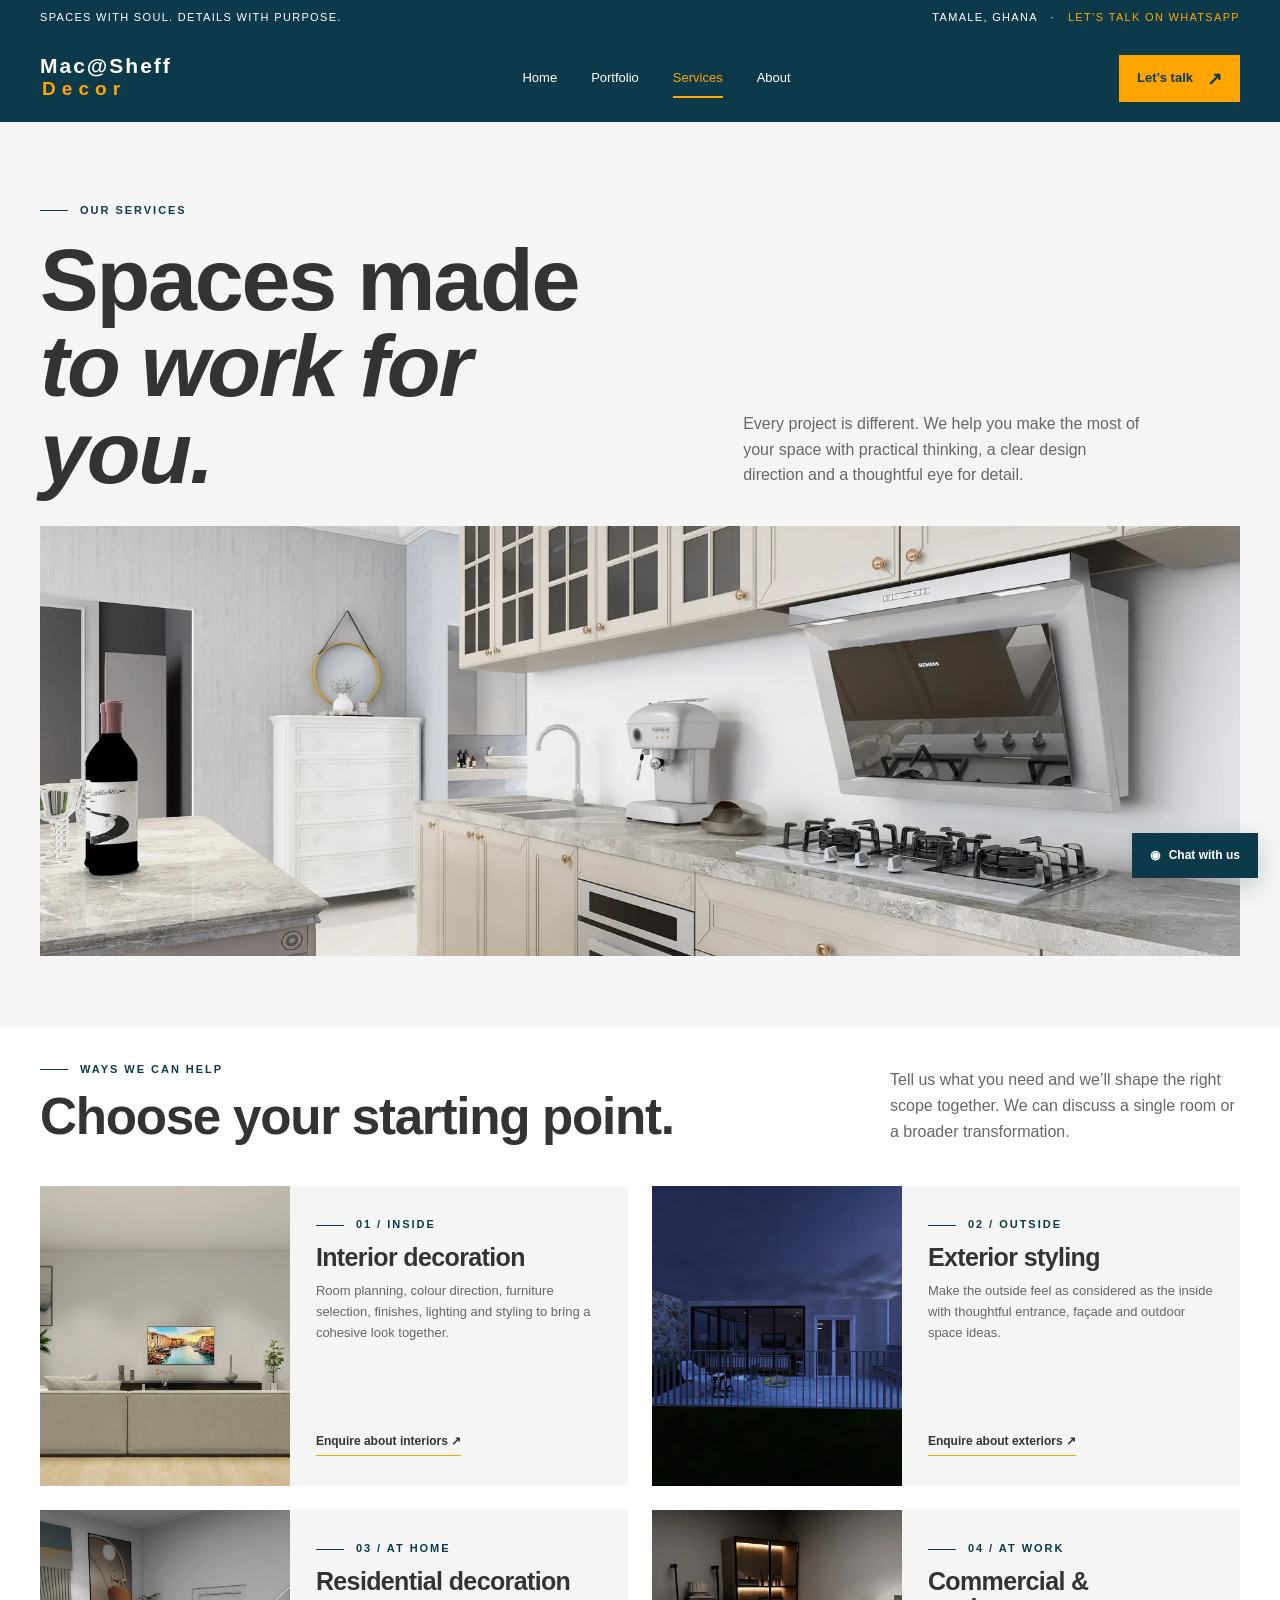
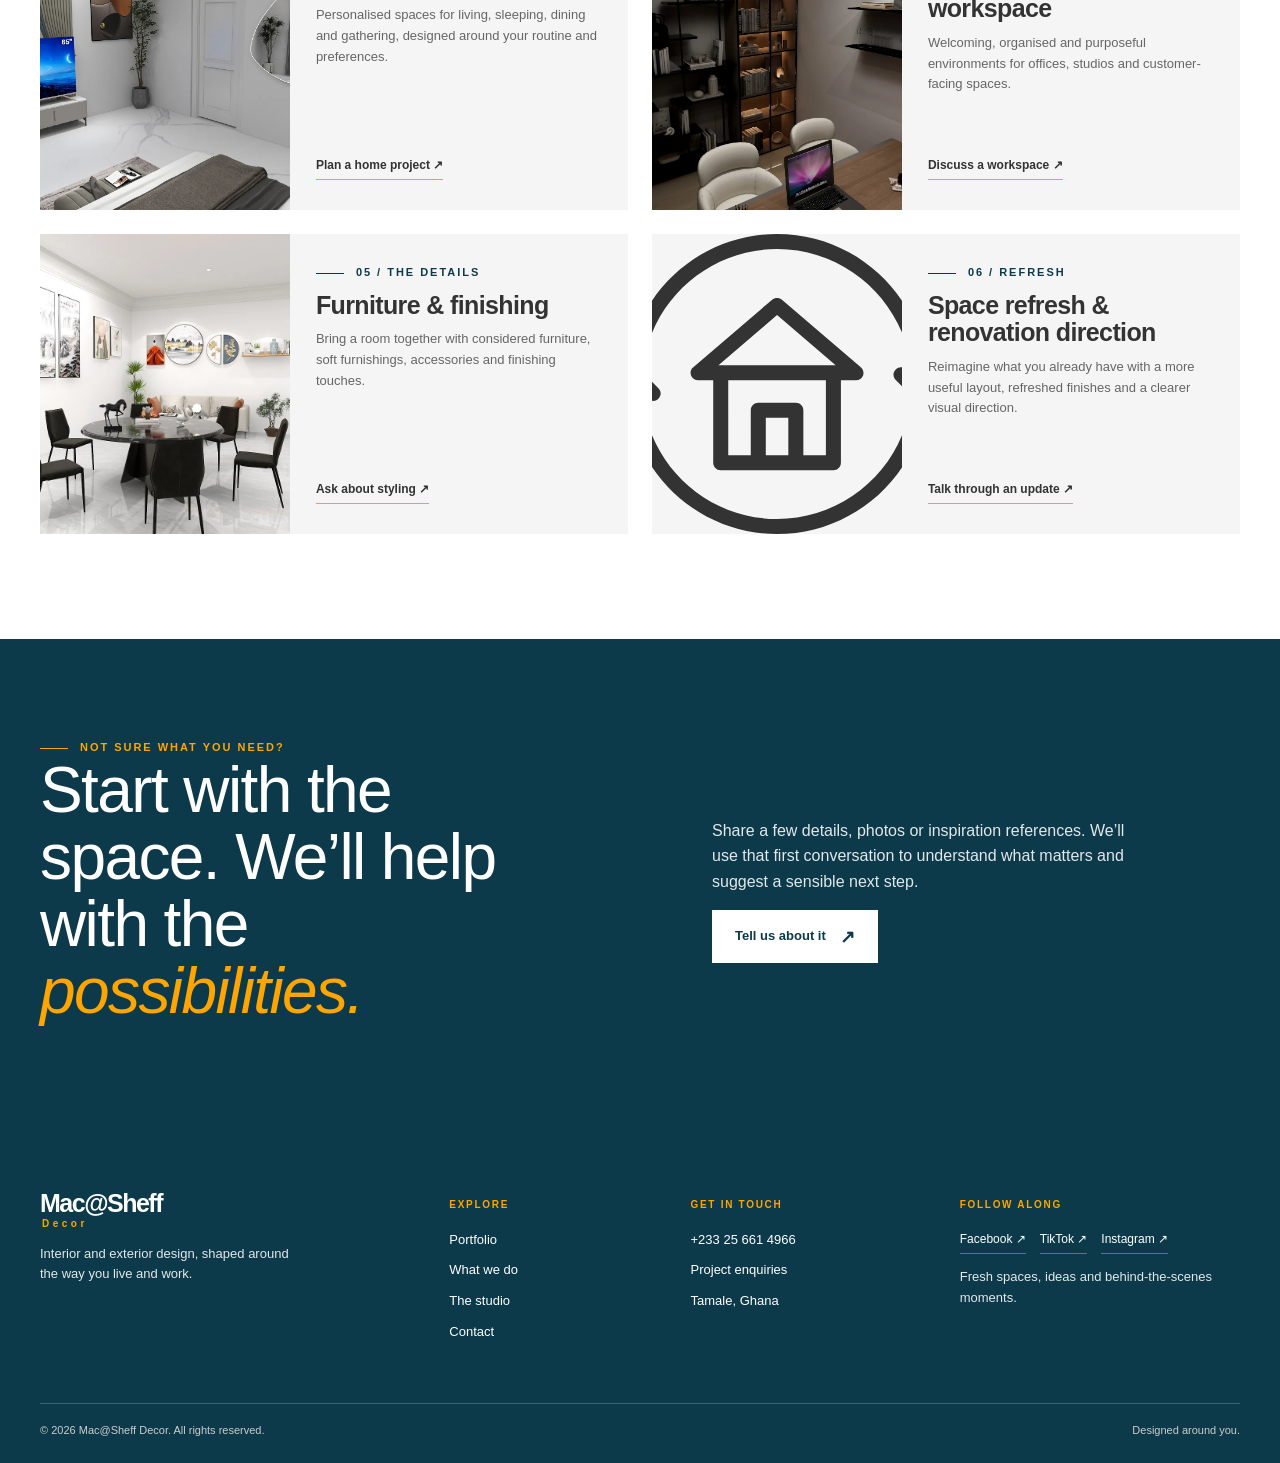
<file: services.html>
<!DOCTYPE html>
<html lang="en"><head><meta charset="utf-8"/><meta content="width=device-width,initial-scale=1" name="viewport"/><meta content="#f4f7fc" name="theme-color"/><meta content="Mac@Sheff Decor creates thoughtful interior and exterior spaces in Ghana." name="description"/><title>Services | Mac@Sheff Decor</title><link href="https://fonts.googleapis.com" rel="preconnect"/><link href="styles.css" rel="stylesheet"/></head><body><div class="topline"><div class="wrap"><span>Spaces with soul. Details with purpose.</span><span class="top-extra">Tamale, Ghana   ·   <a href="https://wa.me/233256614966">Let’s talk on WhatsApp</a></span></div></div>
<header><nav class="nav wrap"><a aria-label="Mac@Sheff Decor home" class="brand" href="index.html"><span class="brand-wordmark">Mac@Sheff <small>Decor</small></span></a><div class="navlinks"><a class="" href="index.html">Home</a><a class="" href="portfolio.html">Portfolio</a><a class="active" href="services.html">Services</a><a class="" href="about.html">About</a></div><div class="nav-right"><a class="btn" href="contact.html">Let’s talk <span class="arrow">↗</span></a><button aria-expanded="false" aria-label="Open navigation" class="menu-toggle">☰</button></div></nav></header><main>
<section class="page-hero"><div class="wrap page-hero-grid"><div><div class="eyebrow">Our services</div><h1>Spaces made<br/><em>to work for you.</em></h1></div><p>Every project is different. We help you make the most of your space with practical thinking, a clear design direction and a thoughtful eye for detail.</p></div><div class="wrap page-image"><img alt="Bright, carefully styled home interior" src="assets/portfolio/kitchen-074-american-style-living-room-2-living-room-0-20241014-01.webp"/></div></section>
<section class="service-detail"><div class="wrap"><div class="section-head"><div><div class="eyebrow">Ways we can help</div><h2>Choose your starting point.</h2></div><p>Tell us what you need and we’ll shape the right scope together. We can discuss a single room or a broader transformation.</p></div><div class="service-detail-grid">
<article class="service-detail-card"><img alt="Interior living room" src="assets/portfolio/living-060-my-home-living-room-hall-1-20241107-035326.webp"/><div><span class="eyebrow">01 / Inside</span><h3>Interior decoration</h3><p>Room planning, colour direction, furniture selection, finishes, lighting and styling to bring a cohesive look together.</p><a href="contact.html">Enquire about interiors ↗</a></div></article>
<article class="service-detail-card"><img alt="Exterior design from the Mac@Sheff Decor visual collection" src="asset/images/exterior-2.jpg"/><div><span class="eyebrow">02 / Outside</span><h3>Exterior styling</h3><p>Make the outside feel as considered as the inside with thoughtful entrance, façade and outdoor space ideas.</p><a href="contact.html">Enquire about exteriors ↗</a></div></article>
<article class="service-detail-card"><img alt="Bedroom interior" src="assets/portfolio/bedroom-007-house-3-bedrooms-2-bedroom-20-20241014-020452.webp"/><div><span class="eyebrow">03 / At home</span><h3>Residential decoration</h3><p>Personalised spaces for living, sleeping, dining and gathering, designed around your routine and preferences.</p><a href="contact.html">Plan a home project ↗</a></div></article>
<article class="service-detail-card"><img alt="Office interior" src="assets/portfolio/workspace-104-rectangle-room-2-unnamed-0-20250819-121105.webp"/><div><span class="eyebrow">04 / At work</span><h3>Commercial &amp; workspace</h3><p>Welcoming, organised and purposeful environments for offices, studios and customer-facing spaces.</p><a href="contact.html">Discuss a workspace ↗</a></div></article>
<article class="service-detail-card"><img alt="Dining space" src="assets/portfolio/dining-050-casual-contemporarydining-room-2-dining-room-20221130-.webp"/><div><span class="eyebrow">05 / The details</span><h3>Furniture &amp; finishing</h3><p>Bring a room together with considered furniture, soft furnishings, accessories and finishing touches.</p><a href="contact.html">Ask about styling ↗</a></div></article>
<article class="service-detail-card"><img alt="Renovation illustration" src="asset/images/reno.svg"/><div><span class="eyebrow">06 / Refresh</span><h3>Space refresh &amp; renovation direction</h3><p>Reimagine what you already have with a more useful layout, refreshed finishes and a clearer visual direction.</p><a href="contact.html">Talk through an update ↗</a></div></article>
</div></div></section>
<section class="statement"><div class="wrap statement-grid"><div><div class="eyebrow">Not sure what you need?</div><h2>Start with the space. We’ll help with the <em>possibilities.</em></h2></div><div><p>Share a few details, photos or inspiration references. We’ll use that first conversation to understand what matters and suggest a sensible next step.</p><a class="btn light" href="contact.html">Tell us about it <span class="arrow">↗</span></a></div></div></section>
</main><footer><div class="wrap"><div class="footer-grid"><div><span class="footer-wordmark">Mac@Sheff <small>Decor</small></span><p>Interior and exterior design, shaped around the way you live and work.</p></div><div><h4>Explore</h4><ul><li><a href="portfolio.html">Portfolio</a></li><li><a href="services.html">What we do</a></li><li><a href="about.html">The studio</a></li><li><a href="contact.html">Contact</a></li></ul></div><div><h4>Get in touch</h4><ul><li><a href="https://wa.me/233256614966">+233 25 661 4966</a></li><li><a href="contact.html">Project enquiries</a></li><li>Tamale, Ghana</li></ul></div><div><h4>Follow along</h4><div class="socials"><a href="https://www.facebook.com/share/1cbdsRcEgE/?mibextid=wwXIfr" rel="noopener" target="_blank">Facebook ↗</a><a href="https://www.tiktok.com/@macsheffdecor" rel="noopener" target="_blank">TikTok ↗</a><a href="https://www.instagram.com/mac_sheff_decor/" rel="noopener" target="_blank">Instagram ↗</a></div><p>Fresh spaces, ideas and behind-the-scenes moments.</p></div></div><div class="copyright"><span>© <span data-year=""></span> Mac@Sheff Decor. All rights reserved.</span><span>Designed around you.</span></div></div></footer><a aria-label="Chat with Mac@Sheff Decor on WhatsApp" class="whatsapp-float" href="https://wa.me/233256614966?text=Hello%20Mac%40Sheff%20Decor%2C%20I%27d%20like%20to%20make%20an%20enquiry." rel="noopener" target="_blank">◉ <span>Chat with us</span></a><script src="script.js"></script></body></html>
</file>
<file: styles.css>
@import url('https://fonts.googleapis.com/css2?family=DM+Sans:wght@400;500;600;700&family=Manrope:wght@400;500;600;700;800&display=swap');
:root{--ink:#142b49;--muted:#607187;--paper:#f4f7fc;--white:#ffffff;--green:#174b82;--lime:#dcecff;--clay:#3c83bd;--line:#d7e0eb;--serif:Georgia,serif;--sans:'DM Sans',sans-serif;--display:'Manrope',sans-serif}
*{box-sizing:border-box}html{scroll-behavior:smooth}body{margin:0;background:var(--paper);color:var(--ink);font-family:var(--sans);font-size:16px;line-height:1.6}img{display:block;max-width:100%}a{color:inherit;text-decoration:none}button,input,textarea,select{font:inherit}button,a{ -webkit-tap-highlight-color:transparent}::selection{background:var(--lime);color:var(--ink)}
.wrap{width:min(1200px,calc(100% - 64px));margin:auto}.eyebrow{font-size:11px;letter-spacing:.18em;text-transform:uppercase;font-weight:700;color:var(--clay);display:flex;align-items:center;gap:12px}.eyebrow:before{content:"";width:28px;height:1px;background:currentColor}.display{font:600 clamp(42px,6.5vw,88px)/.99 var(--display);letter-spacing:-.065em;margin:20px 0}.display em{font-family:var(--serif);font-weight:400;color:var(--green)}.section-head{display:flex;align-items:end;justify-content:space-between;gap:24px;margin-bottom:42px}.section-head h2{font:600 clamp(34px,4vw,54px)/1.05 var(--display);letter-spacing:-.05em;margin:12px 0 0}.section-head p{max-width:350px;color:var(--muted);margin:0}.btn{display:inline-flex;align-items:center;justify-content:center;gap:14px;padding:15px 22px;border:1px solid var(--green);background:var(--green);color:white;font-size:13px;font-weight:700;transition:.25s}.btn:hover{background:var(--lime);border-color:var(--lime);color:var(--ink);transform:translateY(-2px)}.btn.light{background:var(--white);color:var(--ink);border-color:var(--white)}.btn.outline{background:transparent;color:var(--ink);border-color:var(--line)}.btn .arrow{font-size:18px;line-height:1}.topline{background:var(--green);color:#e9efdc;font-size:11px;letter-spacing:.12em;text-transform:uppercase;padding:9px 0}.topline .wrap{display:flex;justify-content:space-between;gap:20px}.topline a{color:var(--lime)}
header{height:86px;display:flex;align-items:center;background:var(--paper);position:sticky;top:0;z-index:20;border-bottom:1px solid rgba(23,43,41,.08)}.nav{display:flex;align-items:center;justify-content:space-between}.brand{width:154px;display:flex;align-items:center}.brand img{width:100%;height:66px;object-fit:contain;object-position:left center}.navlinks{display:flex;gap:34px;align-items:center}.navlinks a{font-size:13px;color:#50605b;position:relative}.navlinks a:hover,.navlinks a.active{color:var(--green)}.navlinks a.active:after{content:"";position:absolute;bottom:-9px;left:0;width:100%;height:2px;background:var(--clay)}.nav-right{display:flex;align-items:center;gap:16px}.nav-right .btn{padding:12px 17px}.menu-toggle{display:none;border:0;background:none;font-size:25px;color:var(--ink);padding:8px}
.hero{padding:56px 0 84px}.hero-grid{display:grid;grid-template-columns: .92fr 1.08fr;gap:7%;align-items:center}.hero-copy{padding:28px 0}.hero-copy .display{max-width:620px}.hero-copy>p{max-width:440px;color:var(--muted);font-size:17px;margin:25px 0 30px}.hero-actions{display:flex;align-items:center;gap:22px;flex-wrap:wrap}.text-link{font-size:13px;font-weight:700;border-bottom:1px solid var(--clay);padding-bottom:5px}.hero-visual{height:590px;position:relative}.hero-visual img{width:100%;height:100%;object-fit:cover}.hero-note{position:absolute;bottom:24px;left:-38px;background:var(--lime);padding:20px 23px;max-width:205px;font:500 17px/1.25 var(--display);letter-spacing:-.03em}.hero-note small{display:block;font:700 9px var(--sans);letter-spacing:.15em;text-transform:uppercase;margin-bottom:9px}
.marquee{background:var(--lime);padding:17px 0;overflow:hidden;white-space:nowrap}.marquee span{font:700 12px var(--display);letter-spacing:.2em;text-transform:uppercase;margin:0 24px}.marquee b{color:var(--clay);padding:0 12px}
.intro{padding:115px 0 100px}.intro-grid{display:grid;grid-template-columns:.7fr 1.3fr;gap:12%}.intro-aside{padding-top:15px}.intro-aside p{color:var(--muted);max-width:250px}.intro-main h2{font:500 clamp(34px,4.7vw,61px)/1.12 var(--display);letter-spacing:-.055em;margin:0 0 25px}.intro-main h2 em{font-family:var(--serif);color:var(--green)}.intro-main p{max-width:650px;color:var(--muted);font-size:16px}
.work-section{padding:100px 0;background:#eaf1f8}.work-grid{display:grid;grid-template-columns:1.1fr .9fr;gap:24px}.project{position:relative;overflow:hidden;background:#d6d8d0}.project:nth-child(2){margin-top:100px}.project:nth-child(3){margin-top:-75px}.project img{width:100%;height:100%;min-height:350px;object-fit:cover;transition:transform .7s}.project:hover img{transform:scale(1.035)}.project-info{position:absolute;bottom:0;left:0;right:0;padding:35px 28px 24px;color:white;background:linear-gradient(transparent,rgba(10,24,21,.78))}.project-info small{font-size:10px;letter-spacing:.16em;text-transform:uppercase}.project-info h3{font:600 26px var(--display);margin:5px 0}.project-info .num{float:right;font-size:12px;opacity:.8}
.services-band{padding:112px 0}.service-list{border-top:1px solid var(--line)}.service-row{display:grid;grid-template-columns:80px 1fr 1fr 30px;align-items:center;gap:20px;padding:27px 0;border-bottom:1px solid var(--line);transition:.2s}.service-row:hover{padding-left:14px;background:rgba(217,229,107,.14)}.service-row .n{font:italic 17px var(--serif);color:var(--clay)}.service-row h3{font:600 24px var(--display);letter-spacing:-.04em;margin:0}.service-row p{color:var(--muted);font-size:13px;margin:0;max-width:380px}.service-row .go{font-size:23px}
.statement{background:var(--green);color:var(--white);padding:100px 0}.statement-grid{display:grid;grid-template-columns:1fr 1fr;gap:12%;align-items:center}.statement h2{font:500 clamp(38px,5vw,66px)/1.05 var(--display);letter-spacing:-.06em;margin:0}.statement h2 em{color:var(--lime);font-family:var(--serif)}.statement p{color:#c5d2ca;max-width:430px}.statement .eyebrow{color:var(--lime)}
.process{padding:105px 0}.process-grid{display:grid;grid-template-columns:repeat(4,1fr);gap:1px;background:var(--line);border:1px solid var(--line);margin-top:45px}.process-card{background:var(--paper);padding:30px 24px;min-height:220px}.process-card .step{font:italic 18px var(--serif);color:var(--clay)}.process-card h3{font:600 20px var(--display);margin:34px 0 8px}.process-card p{font-size:13px;color:var(--muted);margin:0}
.quote-band{padding:80px 0;background:#eaf1f8}.quote-band blockquote{font:500 clamp(29px,4.4vw,52px)/1.17 var(--display);letter-spacing:-.045em;max-width:900px;margin:0}.quote-band cite{display:block;font:700 10px var(--sans);letter-spacing:.16em;text-transform:uppercase;color:var(--clay);margin-top:25px;font-style:normal}
.cta{padding:90px 0;background:var(--lime)}.cta-grid{display:flex;align-items:center;justify-content:space-between;gap:30px}.cta h2{font:600 clamp(36px,5vw,60px)/1.02 var(--display);letter-spacing:-.06em;max-width:700px;margin:10px 0 0}.cta .btn{background:var(--ink);border-color:var(--ink);white-space:nowrap}
footer{background:#102d50;color:#edf4fb;padding:65px 0 24px}.footer-grid{display:grid;grid-template-columns:1.3fr .7fr .8fr 1fr;gap:45px;padding-bottom:50px}.footer-logo{width:165px;height:75px;object-fit:contain;object-position:left center;filter:brightness(0) invert(1)}footer p{color:#afc1d5;font-size:13px;max-width:270px}footer h4{font:700 10px var(--sans);letter-spacing:.17em;text-transform:uppercase;color:var(--lime);margin:8px 0 20px}footer ul{padding:0;margin:0;list-style:none}footer li{margin:10px 0;font-size:13px;color:#cfdeed}footer a:hover{color:var(--lime)}.socials{display:flex;gap:14px;flex-wrap:wrap}.socials a{font-size:12px;border-bottom:1px solid #63766e;padding-bottom:4px}.copyright{border-top:1px solid #355477;padding-top:18px;display:flex;justify-content:space-between;color:#a6bad0;font-size:11px}
.page-hero{padding:80px 0 70px}.page-hero-grid{display:grid;grid-template-columns:1.1fr .9fr;gap:8%;align-items:end}.page-hero h1{font:600 clamp(46px,7vw,88px)/.98 var(--display);letter-spacing:-.07em;margin:18px 0 0}.page-hero p{color:var(--muted);max-width:400px;margin:0 0 8px}.page-image{height:430px;margin-top:30px}.page-image img{width:100%;height:100%;object-fit:cover}
.filters{display:flex;gap:10px;flex-wrap:wrap;margin:0 0 32px}.filter-btn{border:1px solid var(--line);background:transparent;padding:10px 17px;font-size:12px;cursor:pointer;color:var(--muted)}.filter-btn.active,.filter-btn:hover{background:var(--green);border-color:var(--green);color:white}.portfolio-area{padding:30px 0 110px}.portfolio-grid{display:grid;grid-template-columns:repeat(2,1fr);gap:24px}.portfolio-card{cursor:pointer;position:relative}.portfolio-card[hidden]{display:none}.portfolio-card img{width:100%;height:420px;object-fit:cover;transition:transform .5s}.portfolio-card:hover img{transform:scale(1.02)}.portfolio-card h3{font:600 22px var(--display);margin:14px 0 0}.portfolio-card p{font-size:12px;color:var(--muted);margin:3px 0}.portfolio-card .tag{font-size:10px;text-transform:uppercase;letter-spacing:.14em;color:var(--clay)}
.service-detail{padding:35px 0 105px}.service-detail-grid{display:grid;grid-template-columns:repeat(2,1fr);gap:24px}.service-detail-card{display:grid;grid-template-columns:.85fr 1.15fr;min-height:300px;background:#eaf1f8}.service-detail-card img{width:100%;height:100%;object-fit:cover}.service-detail-card div{padding:30px 26px;display:flex;flex-direction:column;align-items:flex-start}.service-detail-card h3{font:600 25px/1.1 var(--display);letter-spacing:-.04em;margin:10px 0}.service-detail-card p{font-size:13px;color:var(--muted);margin:0 0 20px}.service-detail-card a{margin-top:auto;font-size:12px;font-weight:700;border-bottom:1px solid var(--clay);padding-bottom:4px}
.about-intro{padding:55px 0 100px}.about-grid{display:grid;grid-template-columns:1fr 1fr;gap:9%;align-items:center}.about-grid img{width:100%;height:600px;object-fit:cover}.about-grid h2{font:500 clamp(36px,4.7vw,60px)/1.1 var(--display);letter-spacing:-.06em;margin:15px 0 25px}.about-grid p{color:var(--muted)}.values{padding:90px 0;background:#eaf1f8}.values-grid{display:grid;grid-template-columns:repeat(3,1fr);gap:35px}.value h3{font:600 24px var(--display);margin:18px 0 8px}.value p{color:var(--muted);font-size:14px}.value .symbol{font:italic 34px var(--serif);color:var(--clay)}
.contact-layout{padding:55px 0 110px}.contact-grid{display:grid;grid-template-columns:.75fr 1.25fr;gap:9%;align-items:start}.contact-copy h2{font:500 42px/1.08 var(--display);letter-spacing:-.05em;margin:15px 0}.contact-copy p{color:var(--muted)}.contact-method{border-top:1px solid var(--line);padding:17px 0;margin-top:24px}.contact-method small{display:block;color:var(--clay);font-size:10px;letter-spacing:.15em;text-transform:uppercase}.contact-method a{font-weight:600}.form-panel{background:#eaf1f8;padding:38px}.form-panel h2{font:600 30px var(--display);letter-spacing:-.04em;margin:0 0 7px}.form-panel>p{font-size:13px;color:var(--muted);margin:0 0 25px}.form-grid{display:grid;grid-template-columns:1fr 1fr;gap:17px}.field{display:flex;flex-direction:column;gap:7px}.field.full{grid-column:1/-1}.field label{font-size:11px;font-weight:700;letter-spacing:.04em}.field input,.field select,.field textarea{width:100%;border:1px solid #cbd2c9;background:var(--white);padding:13px 14px;outline:none;color:var(--ink);border-radius:0}.field input:focus,.field select:focus,.field textarea:focus{border-color:var(--green);box-shadow:0 0 0 2px rgba(22,77,67,.1)}.field textarea{min-height:130px;resize:vertical}.form-submit{margin-top:22px}.form-note{font-size:11px;color:var(--muted);margin-top:12px}
.whatsapp-float{position:fixed;z-index:15;right:22px;bottom:22px;background:#1c8e57;color:white;padding:13px 18px;box-shadow:0 8px 25px #0d251f33;font-size:12px;font-weight:700;display:flex;align-items:center;gap:9px}.whatsapp-float:hover{background:var(--green)}
@media(max-width:850px){.wrap{width:min(100% - 40px,680px)}.topline .wrap{justify-content:center}.topline .top-extra{display:none}header{height:74px}.brand{width:132px}.brand img{height:58px}.menu-toggle{display:block}.navlinks{display:none;position:absolute;top:74px;left:0;right:0;background:var(--paper);padding:20px 24px 26px;border-bottom:1px solid var(--line);flex-direction:column;align-items:flex-start;gap:20px}.navlinks.open{display:flex}.nav-right .btn{display:none}.hero{padding:30px 0 60px}.hero-grid,.intro-grid,.statement-grid,.page-hero-grid,.about-grid,.contact-grid{grid-template-columns:1fr;gap:35px}.hero-visual{height:470px;margin-left:20px}.hero-note{left:-20px}.hero-copy{padding:0}.intro{padding:75px 0}.intro-grid{gap:25px}.intro-aside p{max-width:450px}.work-section,.services-band,.process{padding:75px 0}.work-grid{gap:16px}.project img{min-height:280px}.project:nth-child(2){margin-top:60px}.project:nth-child(3){margin-top:-35px}.service-row{grid-template-columns:42px 1fr 25px}.service-row p{grid-column:2;grid-row:2}.service-row .go{grid-column:3;grid-row:1}.process-grid{grid-template-columns:repeat(2,1fr)}.footer-grid{grid-template-columns:1fr 1fr}.page-hero{padding:55px 0 35px}.page-hero-grid{gap:20px}.page-image{height:350px}.portfolio-card img{height:330px}.service-detail-grid{grid-template-columns:1fr}.about-grid img{height:440px}.contact-grid{gap:45px}.cta-grid{align-items:flex-start;flex-direction:column}.cta{padding:70px 0}}
@media(max-width:560px){.wrap{width:calc(100% - 36px)}.display{font-size:48px}.hero-visual{height:360px;margin-left:12px}.hero-note{bottom:12px;padding:15px;max-width:165px;font-size:14px}.hero-copy>p{font-size:15px}.hero-actions{gap:16px}.section-head{display:block;margin-bottom:28px}.section-head p{margin-top:15px}.work-grid{grid-template-columns:1fr}.project:nth-child(2),.project:nth-child(3){margin:0}.project img{height:350px;min-height:0}.service-row{gap:10px;padding:22px 0}.service-row h3{font-size:20px}.statement{padding:70px 0}.process-grid{grid-template-columns:1fr 1fr}.process-card{padding:20px 16px;min-height:190px}.process-card h3{font-size:17px;margin-top:25px}.quote-band{padding:60px 0}.footer-grid{grid-template-columns:1fr 1fr;gap:30px 18px}.footer-grid>div:first-child{grid-column:1/-1}.copyright{display:block;line-height:2}.page-hero h1{font-size:52px}.page-image{height:260px}.portfolio-grid{grid-template-columns:1fr;gap:30px}.portfolio-card img{height:340px}.service-detail-card{grid-template-columns:1fr}.service-detail-card img{height:230px}.about-grid img{height:340px}.values-grid{grid-template-columns:1fr;gap:22px}.form-panel{padding:23px 18px}.form-grid{grid-template-columns:1fr}.field.full{grid-column:auto}.whatsapp-float{right:12px;bottom:12px;padding:12px 14px}}
@media(prefers-reduced-motion:reduce){html{scroll-behavior:auto}*,*:before,*:after{transition:none!important;animation:none!important}}

/* Portfolio image viewer */
.image-viewer{display:none;position:fixed;inset:0;z-index:50;background:rgba(9,22,19,.94);align-items:center;justify-content:center;padding:55px 90px;color:white}.image-viewer.show{display:flex}.image-viewer figure{margin:0;max-width:min(100%,1000px);text-align:center}.image-viewer img{max-height:78vh;max-width:100%;object-fit:contain;margin:auto}.image-viewer figcaption{font-size:13px;letter-spacing:.08em;margin-top:15px}.image-viewer button{position:absolute;background:transparent;border:1px solid #ffffff66;color:white;width:44px;height:44px;font-size:24px;cursor:pointer}.image-viewer button:hover{background:var(--lime);border-color:var(--lime);color:var(--ink)}.viewer-close{top:24px;right:24px}.viewer-prev{left:25px;top:50%}.viewer-next{right:25px;top:50%}
@media(max-width:560px){.image-viewer{padding:50px 16px}.image-viewer img{max-height:65vh}.viewer-prev{left:12px;top:auto;bottom:18px}.viewer-next{right:12px;top:auto;bottom:18px}.viewer-close{top:12px;right:12px}}

/* Brand wordmarks */
.brand-wordmark{
  
  display:flex;
  flex-direction:column;
  align-items:flex-start;
  font:800 21px/1 var(--display);
  letter-spacing:2px;
  color:var(--green);
  white-space:nowrap
}

.brand-wordmark small{
  
  font:700 19px/1.4 var(--sans);
  letter-spacing:.32em;
  margin-left:2px;
  color:var(--clay)

}

.footer-wordmark{
  
  display:flex;
  flex-direction:column;
  align-items:flex-start;
  font:800 25px/1 var(--display);
  letter-spacing:-.06em;
  color:#fff;
  white-space:nowrap

}

.footer-wordmark small{font:700 10px/1.5 var(--sans);letter-spacing:.35em;margin-left:2px;color:var(--lime)}
/* Blue-led hero treatment, echoing the owner's preferred reference site */
.hero{background:linear-gradient(115deg,#eaf2fb 0%,#f4f7fc 58%,#dceafa 100%)}.hero-copy .display em{color:#28669c}.hero-note{background:#174b82;color:#fff}.hero-note small{color:#cfe4fa}.topline{background:#12375f}.cta{background:#dcecff}.cta .eyebrow{color:#28669c}

/* Owner-supplied visual collection */
.portfolio-grid{display:grid;grid-template-columns:repeat(3,minmax(0,1fr));gap:26px}
.portfolio-card{cursor:pointer;min-width:0}
.portfolio-card img{width:100%;aspect-ratio:4/3;object-fit:cover;background:#dce6f2;transition:transform .45s}
.portfolio-card:hover img{transform:scale(1.025)}
.portfolio-card h3{font:600 19px var(--display);margin:10px 0 2px}
.portfolio-card p{font-size:12px;color:var(--muted);margin:0 0 12px}
.portfolio-card .tag{display:inline-block;margin-top:12px;color:var(--clay);font-size:10px;letter-spacing:.12em;text-transform:uppercase}
.portfolio-card[hidden]{display:none!important}
.filters{display:flex;flex-wrap:wrap;gap:9px;margin:0 0 30px}
.filter-btn{border:1px solid var(--line);background:transparent;color:var(--ink);padding:9px 14px;font-size:12px;cursor:pointer}
.filter-btn.active,.filter-btn:hover{background:var(--green);border-color:var(--green);color:#fff}
@media(max-width:850px){.portfolio-grid{grid-template-columns:repeat(2,minmax(0,1fr))}}
@media(max-width:560px){.portfolio-grid{grid-template-columns:1fr}.filters{gap:7px}.filter-btn{padding:8px 11px}}

/* Reference-site palette and typography: teal, orange, white and greys. */
@import url('https://fonts.googleapis.com/css2?family=Montserrat:wght@400;500;600;700;800&family=Oswald:wght@400;500;600;700&family=Raleway:wght@400;500;600;700;800&family=Lato:wght@400;700&display=swap');
:root{--ink:#333333;--muted:#666666;--paper:#FFFFFF;--white:#FFFFFF;--green:#0C3A4A;--lime:#FFA500;--clay:#FFA500;--line:#CCCCCC;--serif:Georgia,serif;--sans:'Lato',sans-serif;--display:'Raleway',sans-serif;--reference-teal:#0C3A4A;--reference-orange:#FFA500;--reference-light:#F5F5F5}
body{background:#FFFFFF;color:#333333;font-family:'Lato',sans-serif}
.display,.section-head h2,.intro-main h2,.service-row h3,.statement h2,.process-card h3,.quote-band blockquote,.cta h2,.page-hero h1,.portfolio-card h3,.service-detail-card h3,.about-grid h2,.contact-copy h2,.form-panel h2{font-family:'Oswald',sans-serif;letter-spacing:-.025em}
.display em,.intro-main h2 em,.statement h2 em{font-family:'Raleway',sans-serif;color:#FFA500}
.eyebrow,.portfolio-card .tag,.contact-method small{color:#0C3A4A}
.btn{background:#FFA500;border-color:#FFA500;color:#0C3A4A}.btn:hover{background:#0C3A4A;border-color:#0C3A4A;color:#FFFFFF}.btn.light{background:#FFFFFF;color:#0C3A4A;border-color:#FFFFFF}.btn.outline{background:transparent;color:#0C3A4A;border-color:#CCCCCC}
.topline{background:#0C3A4A;color:#FFFFFF}.topline a{color:#FFA500}
header{background:#0C3A4A;border-bottom:0;color:#FFFFFF}.brand-wordmark{color:#FFFFFF}.brand-wordmark small{color:#FFA500}.navlinks a{color:#FFFFFF}.navlinks a:hover,.navlinks a.active{color:#FFA500}.navlinks a.active:after{background:#FFA500}.menu-toggle{color:#FFFFFF}.navlinks{background:#0C3A4A}
.hero{background:#F5F5F5}.hero-copy .display em{color:#FFA500}.hero-note{background:#0C3A4A;color:#FFFFFF}.hero-note small{color:#FFA500}.marquee{background:#0C3A4A;color:#FFFFFF}.marquee b{color:#FFA500}
.intro,.services-band,.process,.about-intro,.contact-layout,.portfolio-area{background:#FFFFFF}.work-section,.quote-band,.values,.service-detail-card,.form-panel,.page-hero{background:#F5F5F5}.project{background:#CCCCCC}.project-info{background:linear-gradient(transparent,rgba(12,58,74,.88))}
.service-row{border-color:#CCCCCC}.service-row:hover{background:rgba(255,165,0,.10)}.service-row .n,.process-card .step,.value .symbol{color:#FFA500}
.statement,footer{background:#0C3A4A;color:#FFFFFF}.statement .eyebrow,footer h4{color:#FFA500}.statement h2 em{color:#FFA500}.statement p,footer p{color:#E2E8EA}footer li{color:#FFFFFF}.footer-wordmark{color:#FFFFFF}.footer-wordmark small{color:#FFA500}.copyright{border-color:rgba(255,255,255,.2);color:#CCCCCC}
.cta{background:#F5F5F5}.cta .eyebrow{color:#0C3A4A}.cta .btn{background:#FFA500;border-color:#FFA500;color:#0C3A4A}
.filter-btn{border-color:#CCCCCC;color:#333333}.filter-btn.active,.filter-btn:hover{background:#0C3A4A;border-color:#0C3A4A;color:#FFFFFF}.service-detail-card{background:#F5F5F5}.service-detail-card a,.text-link{border-color:#FFA500}
.field input,.field select,.field textarea{border-color:#CCCCCC}.field input:focus,.field select:focus,.field textarea:focus{border-color:#FFA500;box-shadow:0 0 0 2px rgba(255,165,0,.14)}.whatsapp-float{background:#0C3A4A}.whatsapp-float:hover{background:#FFA500;color:#0C3A4A}.image-viewer button:hover{background:#FFA500;border-color:#FFA500;color:#0C3A4A}
@media(max-width:850px){header,.navlinks{background:#0C3A4A}.navlinks a{color:#FFFFFF}}


/* FIX: keep project-card captions fully inside their image containers. */
.work-grid{align-items:stretch}
.work-grid .project{
  display:block;
  position:relative;
  isolation:isolate;
  min-width:0;
  height:clamp(420px,48vw,590px);
  min-height:420px;
  overflow:hidden;
}
.work-grid .project img{
  position:absolute;
  inset:0;
  z-index:-1;
  display:block;
  width:100%;
  height:100%;
  min-height:0;
  object-fit:cover;
}
.work-grid .project-info{
  position:absolute;
  z-index:1;
  right:0;
  bottom:0;
  left:0;
  width:100%;
  box-sizing:border-box;
  padding:72px 28px 30px;
  color:#FFFFFF;
  background:linear-gradient(to bottom,rgba(12,58,74,0) 0%,rgba(12,58,74,.48) 38%,rgba(12,58,74,.94) 100%);
}
.work-grid .project-info small{
  display:block;
  margin:0 0 7px;
  color:#FFFFFF;
  font-size:11px;
  line-height:1.5;
  letter-spacing:.16em;
}
.work-grid .project-info h3{
  display:block;
  margin:0;
  padding:0;
  color:#FFFFFF;
  font-family:'Oswald',sans-serif;
  font-size:clamp(23px,2.2vw,30px);
  font-weight:600;
  line-height:1.25;
  overflow-wrap:anywhere;
}
.work-grid .project-info .num{float:right;margin-left:12px;line-height:1.25}
@media(max-width:850px){
  .work-grid .project{height:460px;min-height:460px}
  .work-grid .project:nth-child(2),.work-grid .project:nth-child(3){margin-top:0}
}
@media(max-width:560px){
  .work-grid .project{height:390px;min-height:390px}
  .work-grid .project-info{padding:64px 20px 24px}
  .work-grid .project-info h3{font-size:25px;line-height:1.25}
}
</file>
